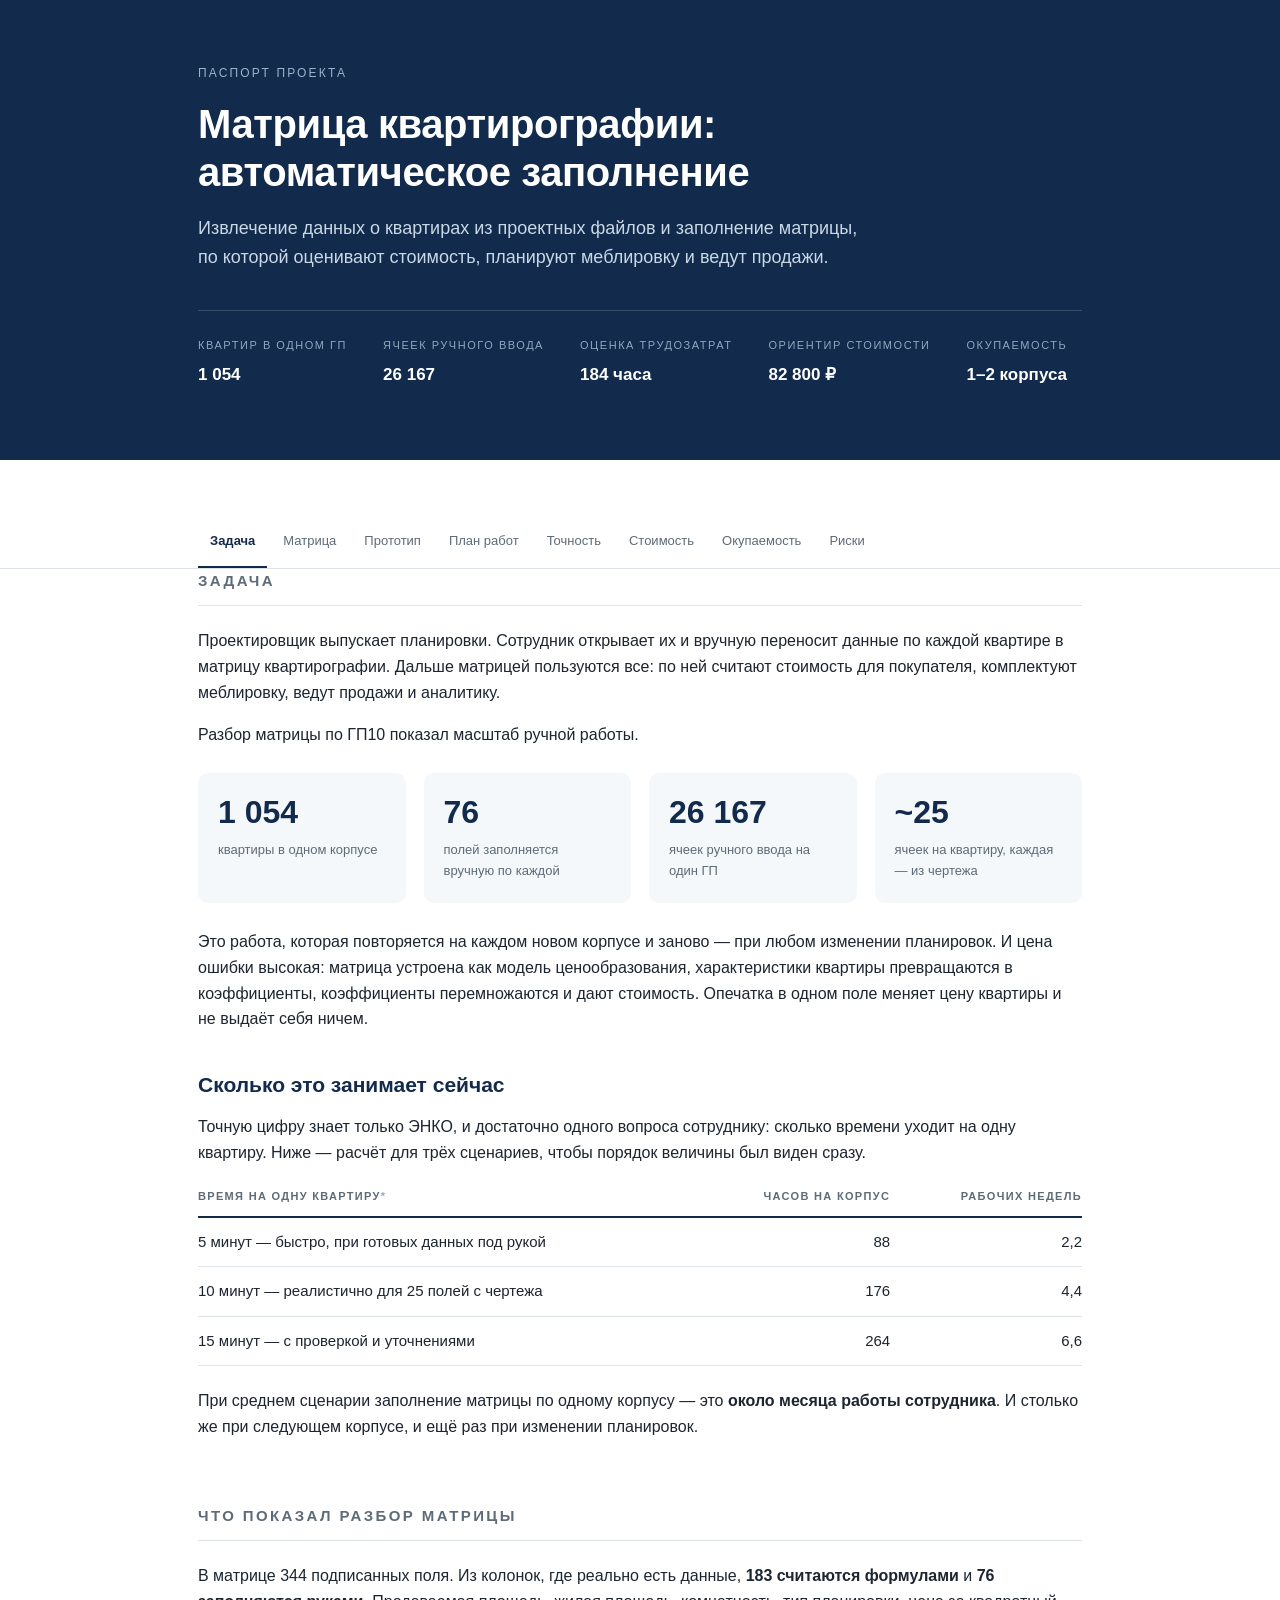
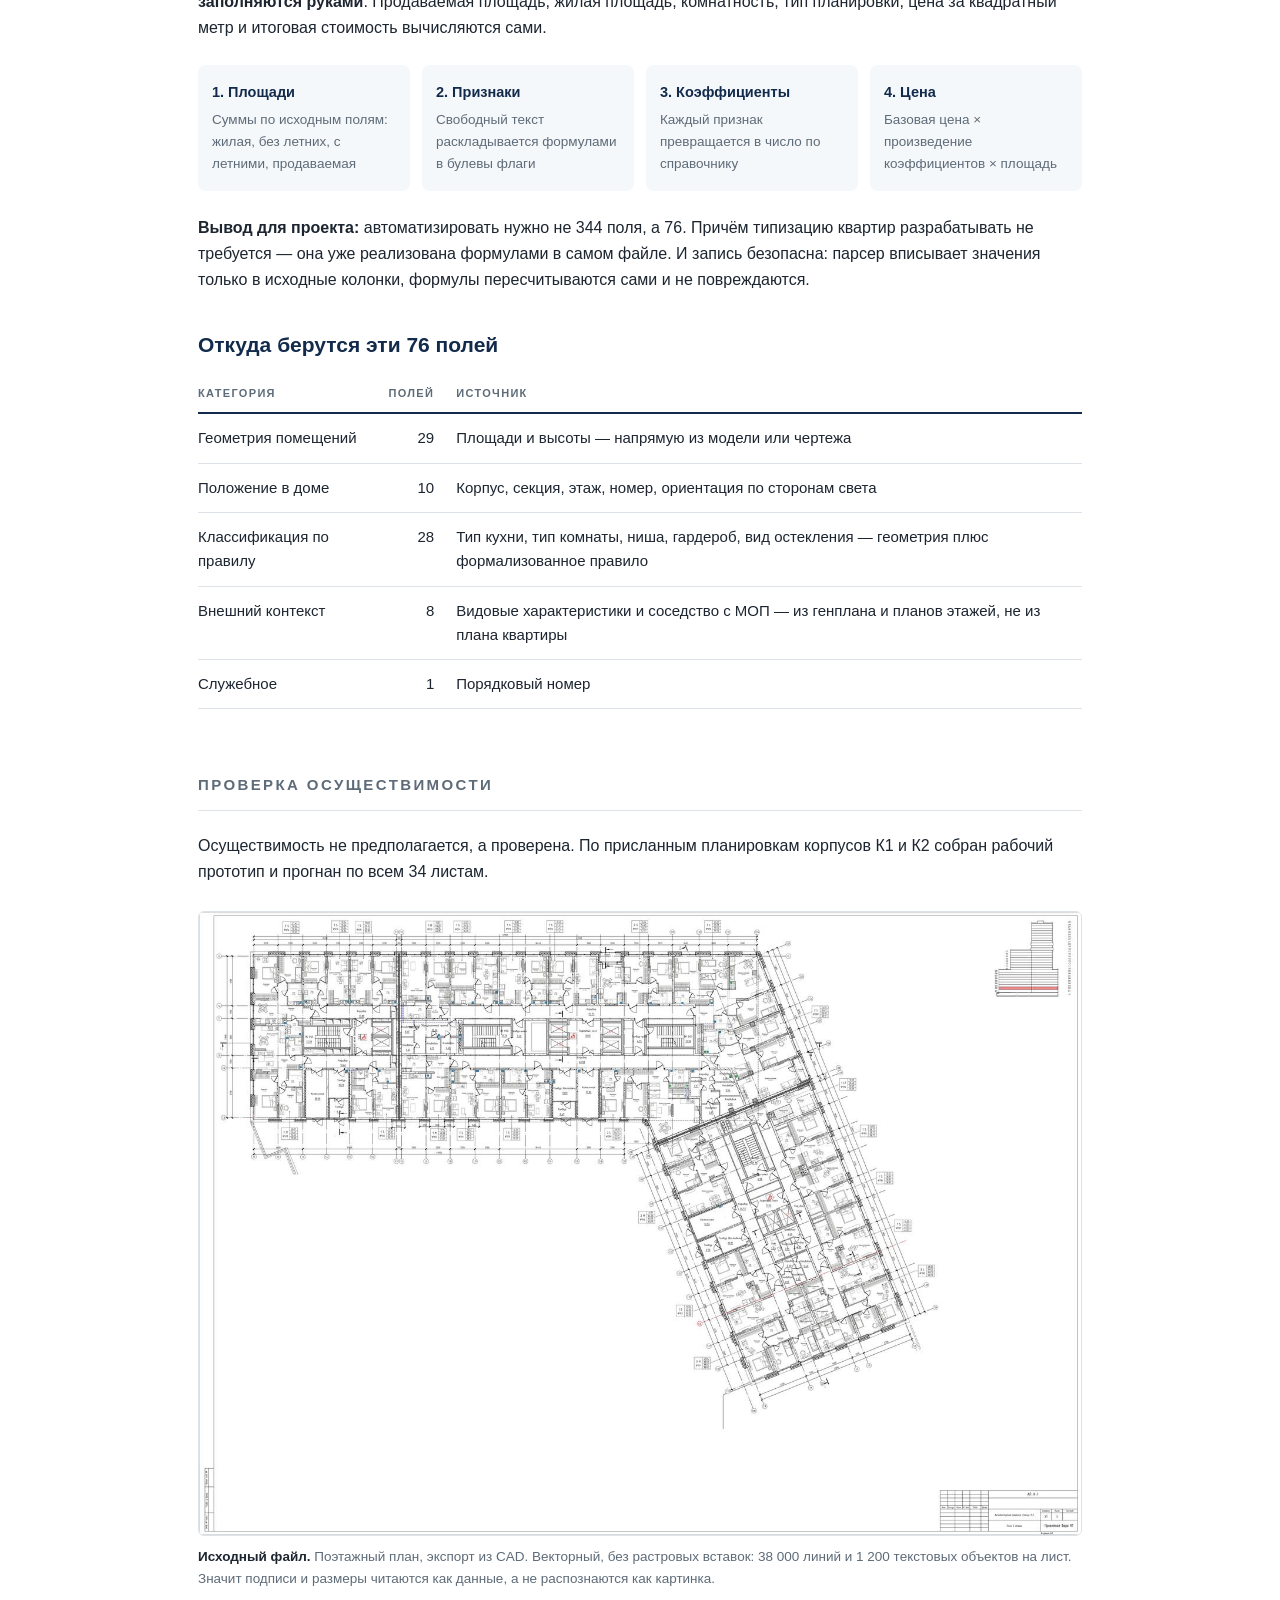
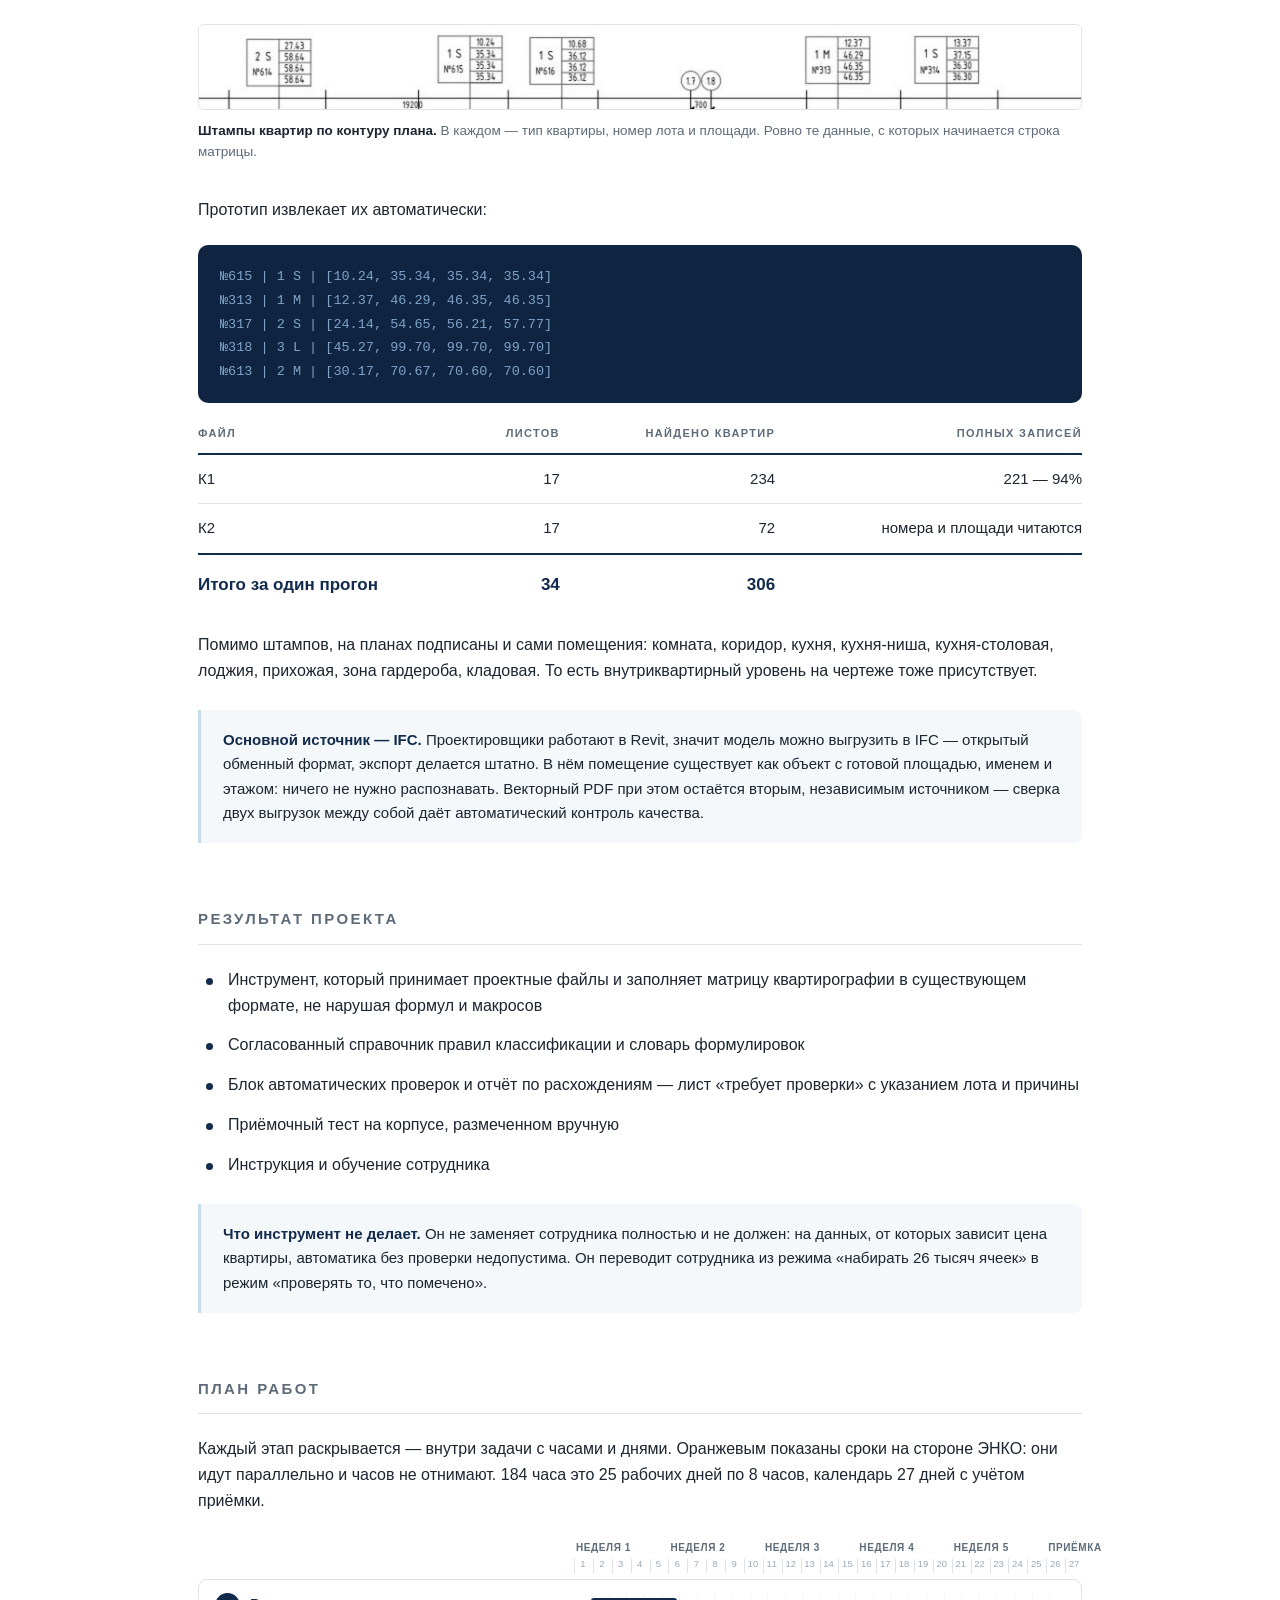
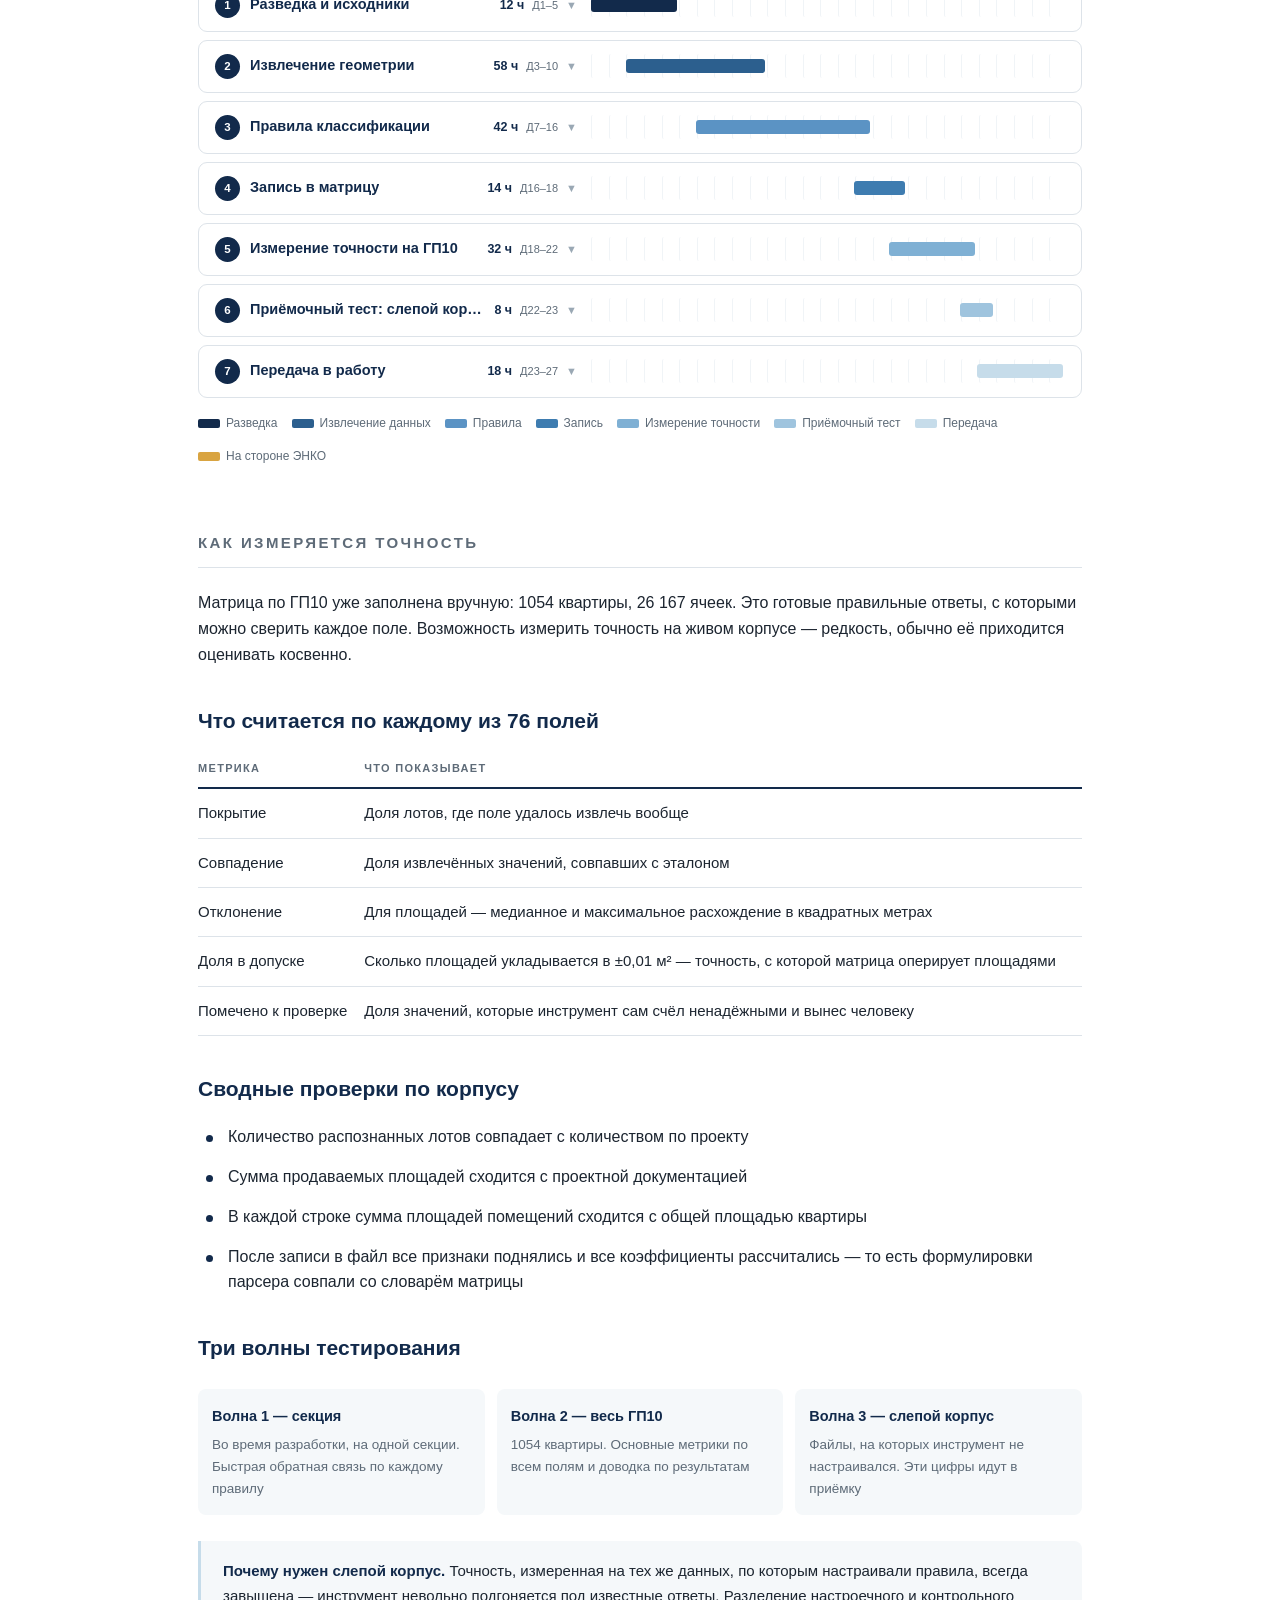
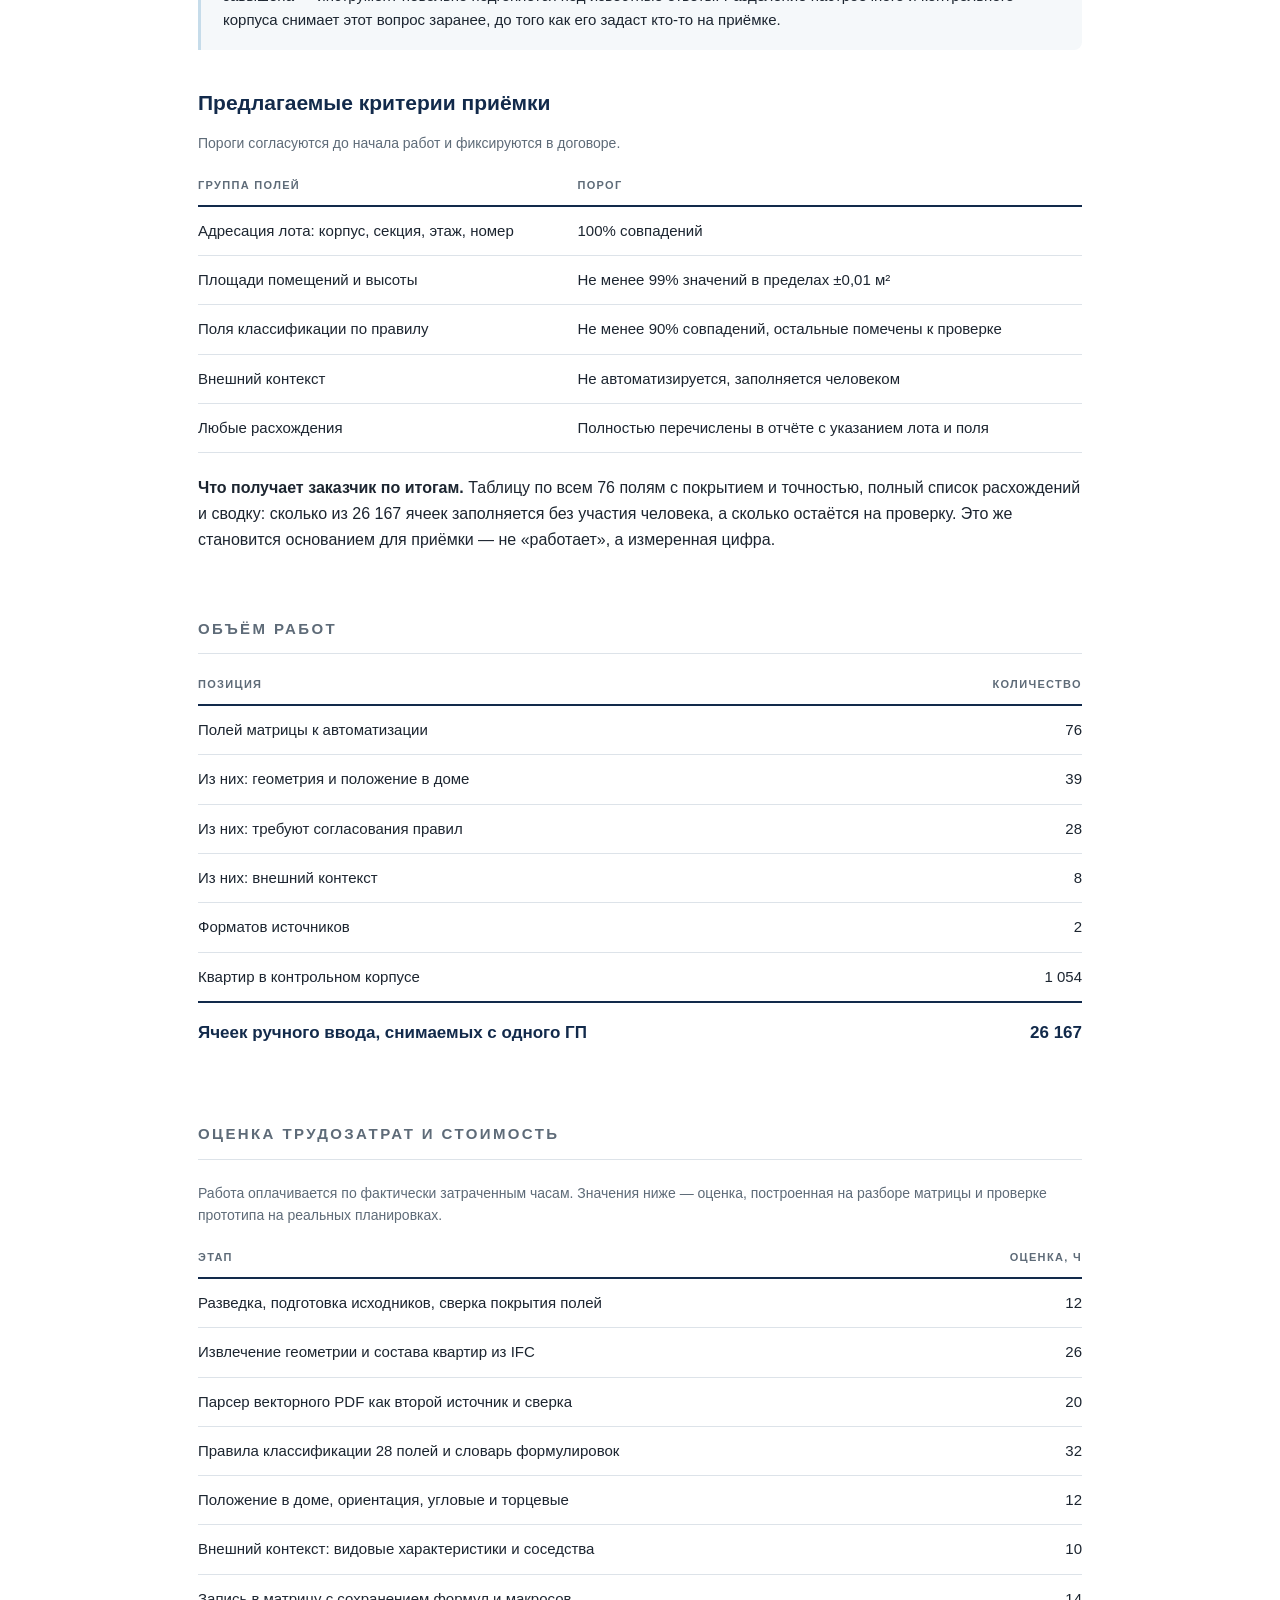
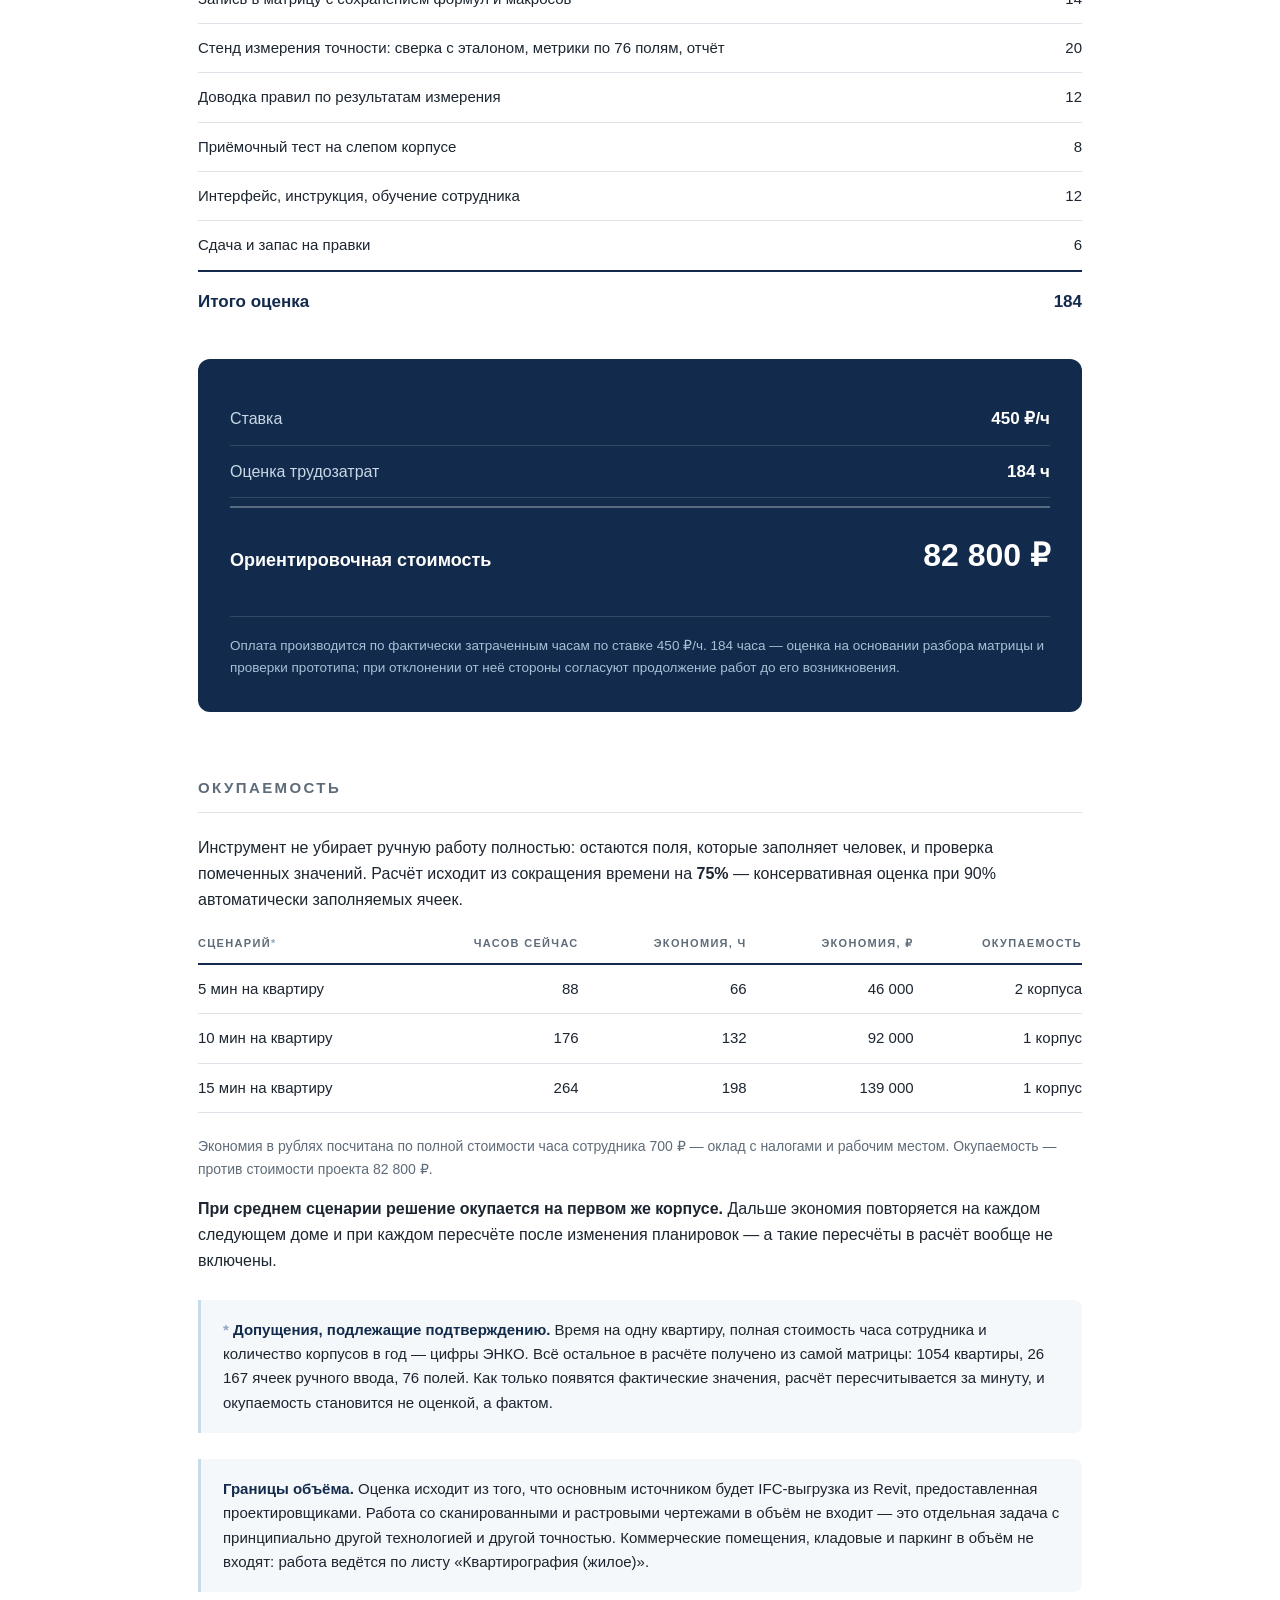
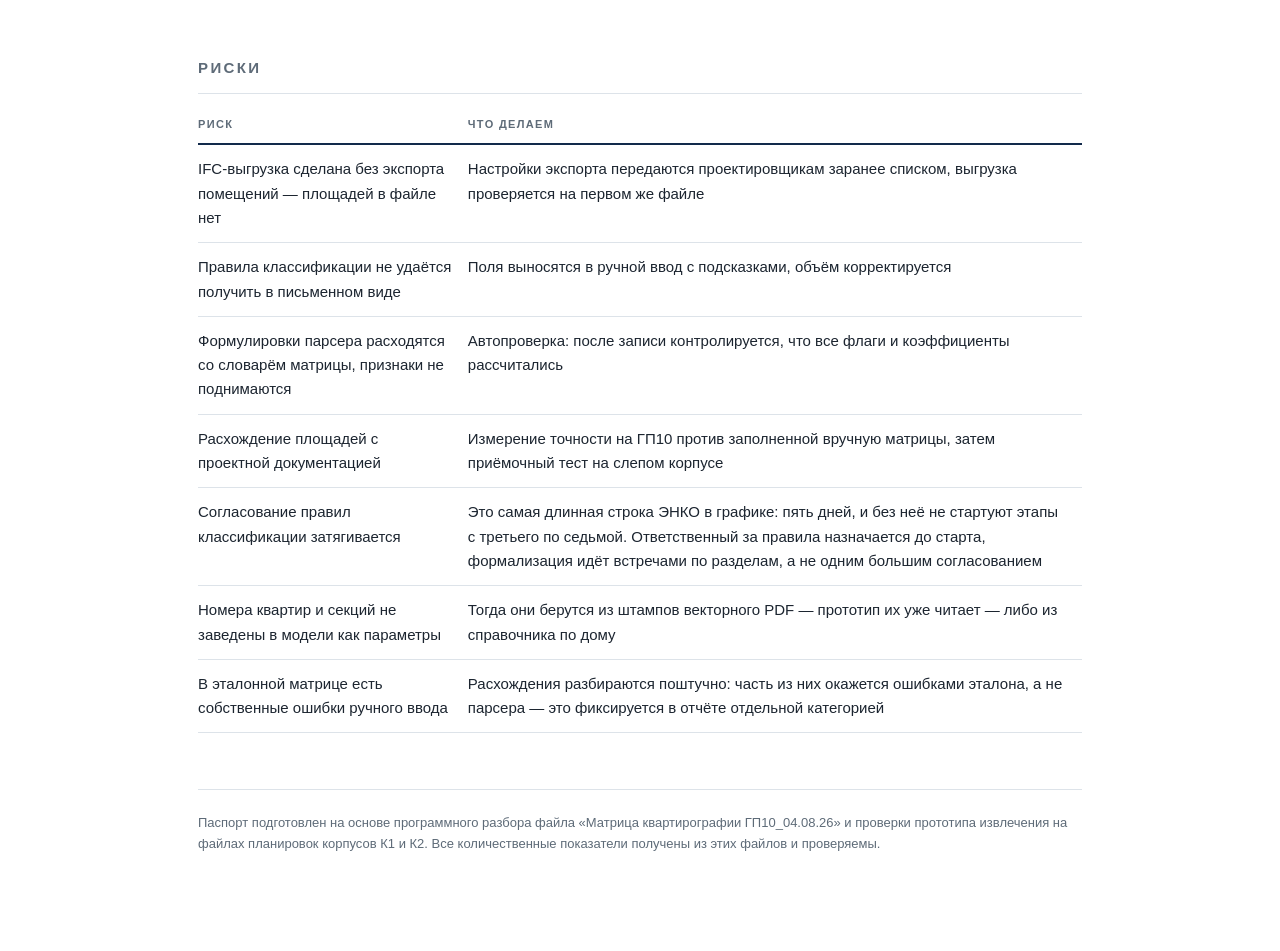
<file: Паспорт_проекта_Матрица.html>
<!DOCTYPE html>
<html lang="ru"><head><meta charset="utf-8">
<meta name="viewport" content="width=device-width, initial-scale=1">
<title>Паспорт проекта — Матрица квартирографии</title>
<style>
  :root{--navy:#122A4B;--ink:#1c2530;--muted:#5E6B78;--line:#DDE3E9;--accent:#C6DCEA;--soft:#F5F8FA;}
  *{box-sizing:border-box}
  body{margin:0;background:#fff;color:var(--ink);font-family:-apple-system,BlinkMacSystemFont,"Segoe UI",Roboto,Arial,sans-serif;font-size:16px;line-height:1.62;-webkit-font-smoothing:antialiased}
  .wrap{max-width:940px;margin:0 auto;padding:0 28px 96px}
  header{background:var(--navy);color:#fff;padding:64px 0 56px;margin-bottom:56px}
  header .wrap{padding-bottom:0}
  .eyebrow{font-size:12px;letter-spacing:.18em;text-transform:uppercase;color:#9BB4CC;margin:0 0 18px}
  h1{font-size:40px;line-height:1.18;margin:0 0 18px;font-weight:600;letter-spacing:-.01em}
  .lede{font-size:18px;color:#C9D8E6;max-width:680px;margin:0}
  .meta{display:flex;flex-wrap:wrap;gap:36px;margin-top:38px;padding-top:26px;border-top:1px solid rgba(255,255,255,.16)}
  .meta div{min-width:110px}
  .meta dt{font-size:11px;letter-spacing:.14em;text-transform:uppercase;color:#8FA8C0;margin-bottom:6px}
  .meta dd{margin:0;font-size:17px;font-weight:600;color:#fff}
  h2{font-size:15px;letter-spacing:.16em;text-transform:uppercase;color:var(--muted);font-weight:700;margin:64px 0 22px;padding-bottom:12px;border-bottom:1px solid var(--line)}
  h2:first-of-type{margin-top:0}
  h3{font-size:21px;font-weight:600;margin:36px 0 12px;color:var(--navy)}
  p{margin:0 0 16px}
  .muted{color:var(--muted)} .small{font-size:14px}
  .cards{display:grid;grid-template-columns:repeat(auto-fit,minmax(190px,1fr));gap:18px;margin:26px 0}
  .card{background:var(--soft);border-radius:10px;padding:22px 20px}
  .card .num{font-size:32px;font-weight:700;color:var(--navy);line-height:1.1}
  .card .lbl{font-size:13px;color:var(--muted);margin-top:8px}
  ul.clean{list-style:none;padding:0;margin:18px 0}
  ul.clean li{position:relative;padding:0 0 0 30px;margin-bottom:14px}
  ul.clean li::before{content:"";position:absolute;left:8px;top:11px;width:7px;height:7px;border-radius:50%;background:var(--navy)}
  table{width:100%;border-collapse:collapse;margin:22px 0;font-size:15px}
  th{text-align:left;font-size:11px;letter-spacing:.12em;text-transform:uppercase;color:var(--muted);font-weight:700;padding:0 14px 10px 0;border-bottom:2px solid var(--navy)}
  td{padding:12px 14px 12px 0;border-bottom:1px solid var(--line);vertical-align:top}
  td.n,th.n{text-align:right;padding-right:22px;white-space:nowrap;font-variant-numeric:tabular-nums}
  td.n:last-child,th.n:last-child{padding-right:0}
  tr.total td{border-bottom:none;border-top:2px solid var(--navy);font-weight:700;font-size:17px;color:var(--navy);padding-top:16px}
  .stage{display:grid;grid-template-columns:52px 1fr;gap:20px;padding:22px 0;border-bottom:1px solid var(--line)}
  .stage:last-child{border-bottom:none}
  .stage .n{font-size:13px;font-weight:700;color:#fff;background:var(--navy);width:34px;height:34px;border-radius:50%;display:flex;align-items:center;justify-content:center}
  .stage h4{margin:2px 0 6px;font-size:17px;font-weight:600;color:var(--navy)}
  .stage p{margin:0;font-size:15px;color:var(--muted)}
  .stage .out{margin-top:8px;font-size:14px}.stage .out b{color:var(--navy)}
  figure{margin:26px 0 34px}
  figure img{width:100%;display:block;border:1px solid var(--line);border-radius:6px}
  figcaption{font-size:13.5px;color:var(--muted);margin-top:10px}figcaption b{color:var(--ink)}
  pre{background:#0F2440;color:#D6E4F0;padding:20px 22px;border-radius:10px;overflow-x:auto;
      font-family:ui-monospace,SFMono-Regular,Menlo,Consolas,monospace;font-size:13.5px;line-height:1.75;margin:22px 0}
  pre .c{color:#7FA3C7}
  .note{background:var(--soft);border-left:3px solid var(--accent);padding:18px 22px;border-radius:0 8px 8px 0;margin:26px 0;font-size:15px}
  .note b{color:var(--navy)}
  .ast{color:#8FA8C0;font-weight:700}
  .flow{display:grid;grid-template-columns:repeat(auto-fit,minmax(150px,1fr));gap:12px;margin:24px 0}
  .flow div{background:var(--soft);border-radius:8px;padding:16px 14px;font-size:13.5px;color:var(--muted)}
  .flow div b{display:block;color:var(--navy);font-size:14.5px;margin-bottom:5px}
  .price{background:var(--navy);color:#fff;border-radius:12px;padding:34px 32px;margin:32px 0 0}
  .price .row{display:flex;justify-content:space-between;align-items:baseline;padding:12px 0;border-bottom:1px solid rgba(255,255,255,.14);font-size:16px;color:#C9D8E6}
  .price .row b{color:#fff;font-weight:600;font-size:17px;font-variant-numeric:tabular-nums}
  .price .row.grand{border-bottom:none;padding-top:22px;margin-top:8px;border-top:2px solid rgba(255,255,255,.3)}
  .price .row.grand span{font-size:18px;color:#fff;font-weight:600}
  .price .row.grand b{font-size:32px;font-weight:700}
  .price .terms{margin:22px 0 0;padding-top:18px;border-top:1px solid rgba(255,255,255,.14);font-size:13.5px;line-height:1.6;color:#A8C0D6}
  footer{margin-top:56px;padding-top:22px;border-top:1px solid var(--line);font-size:13px;color:var(--muted)}

  /* ---------- навигация ---------- */
  .nav{position:sticky;top:0;z-index:50;background:rgba(255,255,255,.94);
       backdrop-filter:saturate(180%) blur(10px);border-bottom:1px solid var(--line)}
  .nav .inner{max-width:940px;margin:0 auto;padding:0 28px;display:flex;gap:4px;
       overflow-x:auto;scrollbar-width:none}
  .nav .inner::-webkit-scrollbar{display:none}
  .nav a{flex:0 0 auto;padding:14px 12px;font-size:13px;color:var(--muted);text-decoration:none;
       border-bottom:2px solid transparent;white-space:nowrap;transition:color .15s,border-color .15s}
  .nav a:hover{color:var(--navy)}
  .nav a.on{color:var(--navy);font-weight:600;border-bottom-color:var(--navy)}
  h2{scroll-margin-top:64px}

  /* ---------- гант ---------- */
  .gantt{margin:26px 0 8px}
  .gscale{display:grid;grid-template-columns:362px 1fr;align-items:end;gap:14px;margin-bottom:6px}
  .gticks{display:grid;gap:2px}
  .gtick{font-size:9.5px;color:#9AA8B4;text-align:center;padding-bottom:4px;
         border-left:1px solid var(--line);line-height:1}
  .gweeks{display:grid;gap:2px;margin-bottom:3px}
  .gweek{font-size:10px;font-weight:700;letter-spacing:.06em;color:var(--muted);
         text-transform:uppercase;padding-left:2px}
  .gstage{border:1px solid var(--line);border-radius:9px;margin-bottom:8px;overflow:hidden;
          background:#fff;transition:border-color .15s,box-shadow .15s}
  .gstage[open]{border-color:#B9CBDD;box-shadow:0 2px 10px rgba(18,42,75,.07)}
  .gstage summary{list-style:none;cursor:pointer;display:grid;
          grid-template-columns:362px 1fr;gap:14px;align-items:center;padding:13px 16px}
  .gstage summary::-webkit-details-marker{display:none}
  .gstage summary:hover{background:var(--soft)}
  .ghead{display:flex;align-items:center;gap:10px;min-width:0}
  .gnum{flex:0 0 auto;width:25px;height:25px;border-radius:50%;background:var(--navy);color:#fff;
        font-size:11.5px;font-weight:700;display:flex;align-items:center;justify-content:center}
  .gtitle{font-size:14.5px;font-weight:600;color:var(--navy);overflow:hidden;text-overflow:ellipsis;
        white-space:nowrap}
  .gmeta{margin-left:auto;flex:0 0 auto;display:flex;gap:8px;align-items:baseline}
  .gh{font-size:12.5px;font-weight:700;color:var(--navy);font-variant-numeric:tabular-nums}
  .gd{font-size:11px;color:var(--muted);font-variant-numeric:tabular-nums}
  .gchev{flex:0 0 auto;color:#9AA8B4;font-size:11px;transition:transform .18s}
  .gstage[open] .gchev{transform:rotate(180deg)}
  .gtrack{position:relative;height:24px;display:grid;gap:2px}
  .gcell{border-left:1px solid #F0F4F7;border-radius:2px}
  .gbar{position:absolute;top:5px;height:14px;border-radius:3px}
  .gbar.mile{top:8px;height:8px;border-radius:2px;opacity:.95}
  .gbody{padding:2px 16px 14px;border-top:1px dashed var(--line);margin-top:2px}
  .grow{display:grid;grid-template-columns:362px 1fr;gap:14px;align-items:center;
        padding:7px 0;border-bottom:1px solid #F2F5F8}
  .grow:last-child{border-bottom:none}
  .gname{font-size:13px;color:var(--ink);display:flex;align-items:baseline;gap:8px;min-width:0}
  .gname i{font-style:normal;color:#9AA8B4;font-size:11px;flex:0 0 auto}
  .gname b{font-weight:400;overflow:hidden;text-overflow:ellipsis;white-space:nowrap}
  .gname .hh{margin-left:auto;font-size:11.5px;font-weight:700;color:var(--navy);flex:0 0 auto;
        font-variant-numeric:tabular-nums}
  .grow.m .gname b{color:#8A6420;font-weight:600}
  .gtrack.sm{height:16px}
  .gtrack.sm .gbar{top:3px;height:10px}
  .glegend{display:flex;flex-wrap:wrap;gap:14px;margin:16px 0 0;font-size:12px;color:var(--muted)}
  .glegend span{display:flex;align-items:center;gap:6px}
  .glegend i{width:22px;height:9px;border-radius:2px;display:inline-block}
  @media (max-width:760px){
    .gscale,.gstage summary,.grow{grid-template-columns:1fr}
    .gticks,.gweeks,.gtrack{display:none}
    .gstage summary{padding:12px 14px}
    .grow{padding:8px 0}
  }

  @media (max-width:640px){h1{font-size:29px}header{padding:44px 0 38px}.wrap{padding:0 18px 64px}
    .price{padding:24px 20px}.price .row.grand b{font-size:26px}table{font-size:14px}pre{font-size:11.5px}}
  @media print{header,.price{background:#122A4B !important;-webkit-print-color-adjust:exact;print-color-adjust:exact}}
</style></head><body>

<header><div class="wrap">
  <p class="eyebrow">Паспорт проекта</p>
  <h1>Матрица квартирографии:<br>автоматическое заполнение</h1>
  <p class="lede">Извлечение данных о квартирах из проектных файлов и заполнение матрицы, по которой оценивают стоимость, планируют меблировку и ведут продажи.</p>
  <dl class="meta">
    <div><dt>Квартир в одном ГП</dt><dd>1 054</dd></div>
    <div><dt>Ячеек ручного ввода</dt><dd>26 167</dd></div>
    <div><dt>Оценка трудозатрат</dt><dd>184 часа</dd></div>
    <div><dt>Ориентир стоимости</dt><dd>82 800 ₽</dd></div>
    <div><dt>Окупаемость</dt><dd>1–2 корпуса</dd></div>
  </dl>
</div></header>

<nav class="nav"><div class="inner"><a href="#zadacha">Задача</a><a href="#matrica">Матрица</a><a href="#proto">Прототип</a><a href="#plan">План работ</a><a href="#tochnost">Точность</a><a href="#stoimost">Стоимость</a><a href="#okup">Окупаемость</a><a href="#riski">Риски</a></div></nav>

<div class="wrap">

  <h2 id="zadacha">Задача</h2>
  <p>Проектировщик выпускает планировки. Сотрудник открывает их и вручную переносит данные по каждой квартире в матрицу квартирографии. Дальше матрицей пользуются все: по ней считают стоимость для покупателя, комплектуют меблировку, ведут продажи и аналитику.</p>
  <p>Разбор матрицы по ГП10 показал масштаб ручной работы.</p>

  <div class="cards">
    <div class="card"><div class="num">1 054</div><div class="lbl">квартиры в одном корпусе</div></div>
    <div class="card"><div class="num">76</div><div class="lbl">полей заполняется вручную по каждой</div></div>
    <div class="card"><div class="num">26 167</div><div class="lbl">ячеек ручного ввода на один ГП</div></div>
    <div class="card"><div class="num">~25</div><div class="lbl">ячеек на квартиру, каждая — из чертежа</div></div>
  </div>

  <p>Это работа, которая повторяется на каждом новом корпусе и заново — при любом изменении планировок. И цена ошибки высокая: матрица устроена как модель ценообразования, характеристики квартиры превращаются в коэффициенты, коэффициенты перемножаются и дают стоимость. Опечатка в одном поле меняет цену квартиры и не выдаёт себя ничем.</p>

  <h3>Сколько это занимает сейчас</h3>
  <p>Точную цифру знает только ЭНКО, и достаточно одного вопроса сотруднику: сколько времени уходит на одну квартиру. Ниже — расчёт для трёх сценариев, чтобы порядок величины был виден сразу.</p>

  <table>
    <thead><tr><th>Время на одну квартиру<span class="ast">*</span></th><th class="n">Часов на корпус</th><th class="n">Рабочих недель</th></tr></thead>
    <tbody>
      <tr><td>5 минут — быстро, при готовых данных под рукой</td><td class="n">88</td><td class="n">2,2</td></tr>
      <tr><td>10 минут — реалистично для 25 полей с чертежа</td><td class="n">176</td><td class="n">4,4</td></tr>
      <tr><td>15 минут — с проверкой и уточнениями</td><td class="n">264</td><td class="n">6,6</td></tr>
    </tbody>
  </table>

  <p>При среднем сценарии заполнение матрицы по одному корпусу — это <b>около месяца работы сотрудника</b>. И столько же при следующем корпусе, и ещё раз при изменении планировок.</p>

  <h2 id="matrica">Что показал разбор матрицы</h2>
  <p>В матрице 344 подписанных поля. Из колонок, где реально есть данные, <b>183 считаются формулами</b> и <b>76 заполняются руками</b>. Продаваемая площадь, жилая площадь, комнатность, тип планировки, цена за квадратный метр и итоговая стоимость вычисляются сами.</p>

  <div class="flow">
    <div><b>1. Площади</b>Суммы по исходным полям: жилая, без летних, с летними, продаваемая</div>
    <div><b>2. Признаки</b>Свободный текст раскладывается формулами в булевы флаги</div>
    <div><b>3. Коэффициенты</b>Каждый признак превращается в число по справочнику</div>
    <div><b>4. Цена</b>Базовая цена × произведение коэффициентов × площадь</div>
  </div>

  <p><b>Вывод для проекта:</b> автоматизировать нужно не 344 поля, а 76. Причём типизацию квартир разрабатывать не требуется — она уже реализована формулами в самом файле. И запись безопасна: парсер вписывает значения только в исходные колонки, формулы пересчитываются сами и не повреждаются.</p>

  <h3>Откуда берутся эти 76 полей</h3>
  <table>
    <thead><tr><th>Категория</th><th class="n">Полей</th><th>Источник</th></tr></thead>
    <tbody>
      <tr><td>Геометрия помещений</td><td class="n">29</td><td>Площади и высоты — напрямую из модели или чертежа</td></tr>
      <tr><td>Положение в доме</td><td class="n">10</td><td>Корпус, секция, этаж, номер, ориентация по сторонам света</td></tr>
      <tr><td>Классификация по правилу</td><td class="n">28</td><td>Тип кухни, тип комнаты, ниша, гардероб, вид остекления — геометрия плюс формализованное правило</td></tr>
      <tr><td>Внешний контекст</td><td class="n">8</td><td>Видовые характеристики и соседство с МОП — из генплана и планов этажей, не из плана квартиры</td></tr>
      <tr><td>Служебное</td><td class="n">1</td><td>Порядковый номер</td></tr>
    </tbody>
  </table>

  <h2 id="proto">Проверка осуществимости</h2>
  <p>Осуществимость не предполагается, а проверена. По присланным планировкам корпусов К1 и К2 собран рабочий прототип и прогнан по всем 34 листам.</p>

  <figure>
    <img src="[data-uri]" alt="Поэтажный план корпуса К-1">
    <figcaption><b>Исходный файл.</b> Поэтажный план, экспорт из CAD. Векторный, без растровых вставок: 38 000 линий и 1 200 текстовых объектов на лист. Значит подписи и размеры читаются как данные, а не распознаются как картинка.</figcaption>
  </figure>

  <figure>
    <img src="[data-uri]" alt="Штампы квартир на плане">
    <figcaption><b>Штампы квартир по контуру плана.</b> В каждом — тип квартиры, номер лота и площади. Ровно те данные, с которых начинается строка матрицы.</figcaption>
  </figure>

  <p>Прототип извлекает их автоматически:</p>

  <pre><span class="c">№615 | 1 S | [10.24, 35.34, 35.34, 35.34]
№313 | 1 M | [12.37, 46.29, 46.35, 46.35]
№317 | 2 S | [24.14, 54.65, 56.21, 57.77]
№318 | 3 L | [45.27, 99.70, 99.70, 99.70]
№613 | 2 M | [30.17, 70.67, 70.60, 70.60]</span></pre>

  <table>
    <thead><tr><th>Файл</th><th class="n">Листов</th><th class="n">Найдено квартир</th><th class="n">Полных записей</th></tr></thead>
    <tbody>
      <tr><td>К1</td><td class="n">17</td><td class="n">234</td><td class="n">221 — 94%</td></tr>
      <tr><td>К2</td><td class="n">17</td><td class="n">72</td><td class="n">номера и площади читаются</td></tr>
      <tr class="total"><td>Итого за один прогон</td><td class="n">34</td><td class="n">306</td><td class="n"></td></tr>
    </tbody>
  </table>

  <p>Помимо штампов, на планах подписаны и сами помещения: комната, коридор, кухня, кухня-ниша, кухня-столовая, лоджия, прихожая, зона гардероба, кладовая. То есть внутриквартирный уровень на чертеже тоже присутствует.</p>

  <div class="note">
    <b>Основной источник — IFC.</b> Проектировщики работают в Revit, значит модель можно выгрузить в IFC — открытый обменный формат, экспорт делается штатно. В нём помещение существует как объект с готовой площадью, именем и этажом: ничего не нужно распознавать. Векторный PDF при этом остаётся вторым, независимым источником — сверка двух выгрузок между собой даёт автоматический контроль качества.
  </div>

  <h2>Результат проекта</h2>
  <ul class="clean">
    <li>Инструмент, который принимает проектные файлы и заполняет матрицу квартирографии в существующем формате, не нарушая формул и макросов</li>
    <li>Согласованный справочник правил классификации и словарь формулировок</li>
    <li>Блок автоматических проверок и отчёт по расхождениям — лист «требует проверки» с указанием лота и причины</li>
    <li>Приёмочный тест на корпусе, размеченном вручную</li>
    <li>Инструкция и обучение сотрудника</li>
  </ul>

  <div class="note">
    <b>Что инструмент не делает.</b> Он не заменяет сотрудника полностью и не должен: на данных, от которых зависит цена квартиры, автоматика без проверки недопустима. Он переводит сотрудника из режима «набирать 26 тысяч ячеек» в режим «проверять то, что помечено».
  </div>

  <h2 id="plan">План работ</h2>

  <p>Каждый этап раскрывается — внутри задачи с часами и днями. Оранжевым показаны сроки на стороне ЭНКО: они идут параллельно и часов не отнимают. 184 часа это 25 рабочих дней по 8 часов, календарь 27 дней с учётом приёмки.</p>
<div class="gantt"><div class="gscale"><div></div><div><div class="gweeks" style="grid-template-columns:repeat(27,1fr)"><div class="gweek" style="grid-column:1 / span 5">Неделя 1</div><div class="gweek" style="grid-column:6 / span 5">Неделя 2</div><div class="gweek" style="grid-column:11 / span 5">Неделя 3</div><div class="gweek" style="grid-column:16 / span 5">Неделя 4</div><div class="gweek" style="grid-column:21 / span 5">Неделя 5</div><div class="gweek" style="grid-column:26 / span 2">Приёмка</div></div><div class="gticks" style="grid-template-columns:repeat(27,1fr)"><div class="gtick">1</div><div class="gtick">2</div><div class="gtick">3</div><div class="gtick">4</div><div class="gtick">5</div><div class="gtick">6</div><div class="gtick">7</div><div class="gtick">8</div><div class="gtick">9</div><div class="gtick">10</div><div class="gtick">11</div><div class="gtick">12</div><div class="gtick">13</div><div class="gtick">14</div><div class="gtick">15</div><div class="gtick">16</div><div class="gtick">17</div><div class="gtick">18</div><div class="gtick">19</div><div class="gtick">20</div><div class="gtick">21</div><div class="gtick">22</div><div class="gtick">23</div><div class="gtick">24</div><div class="gtick">25</div><div class="gtick">26</div><div class="gtick">27</div></div></div></div><details class="gstage"><summary><div class="ghead"><span class="gnum">1</span><span class="gtitle">Разведка и исходники</span><span class="gmeta"><span class="gh">12 ч</span><span class="gd">Д1–5</span><span class="gchev">▼</span></span></div><div class="gtrack" style="grid-template-columns:repeat(27,1fr)"><div class="gcell"></div><div class="gcell"></div><div class="gcell"></div><div class="gcell"></div><div class="gcell"></div><div class="gcell"></div><div class="gcell"></div><div class="gcell"></div><div class="gcell"></div><div class="gcell"></div><div class="gcell"></div><div class="gcell"></div><div class="gcell"></div><div class="gcell"></div><div class="gcell"></div><div class="gcell"></div><div class="gcell"></div><div class="gcell"></div><div class="gcell"></div><div class="gcell"></div><div class="gcell"></div><div class="gcell"></div><div class="gcell"></div><div class="gcell"></div><div class="gcell"></div><div class="gcell"></div><div class="gcell"></div><div class="gbar" style="left:0.0000%;width:calc(18.5185% - 2px);background:#122A4B"></div></div></summary><div class="gbody"><div class="grow"><div class="gname"><i>Д1</i><b>Запрос IFC-выгрузки с нужными настройками экспорта</b><span class="hh">4 ч</span></div><div class="gtrack sm" style="grid-template-columns:repeat(27,1fr)"><div class="gcell"></div><div class="gcell"></div><div class="gcell"></div><div class="gcell"></div><div class="gcell"></div><div class="gcell"></div><div class="gcell"></div><div class="gcell"></div><div class="gcell"></div><div class="gcell"></div><div class="gcell"></div><div class="gcell"></div><div class="gcell"></div><div class="gcell"></div><div class="gcell"></div><div class="gcell"></div><div class="gcell"></div><div class="gcell"></div><div class="gcell"></div><div class="gcell"></div><div class="gcell"></div><div class="gcell"></div><div class="gcell"></div><div class="gcell"></div><div class="gcell"></div><div class="gcell"></div><div class="gcell"></div><div class="gbar" style="left:0.0000%;width:calc(3.7037% - 2px);background:#122A4B"></div></div></div><div class="grow"><div class="gname"><i>Д1–2</i><b>Сверка покрытия 76 полей матрицы источниками</b><span class="hh">8 ч</span></div><div class="gtrack sm" style="grid-template-columns:repeat(27,1fr)"><div class="gcell"></div><div class="gcell"></div><div class="gcell"></div><div class="gcell"></div><div class="gcell"></div><div class="gcell"></div><div class="gcell"></div><div class="gcell"></div><div class="gcell"></div><div class="gcell"></div><div class="gcell"></div><div class="gcell"></div><div class="gcell"></div><div class="gcell"></div><div class="gcell"></div><div class="gcell"></div><div class="gcell"></div><div class="gcell"></div><div class="gcell"></div><div class="gcell"></div><div class="gcell"></div><div class="gcell"></div><div class="gcell"></div><div class="gcell"></div><div class="gcell"></div><div class="gcell"></div><div class="gcell"></div><div class="gbar" style="left:0.0000%;width:calc(7.4074% - 2px);background:#122A4B"></div></div></div><div class="grow m"><div class="gname"><i>Д2–5</i><b>Получение выгрузки от проектировщиков — ЭНКО</b><span class="hh"></span></div><div class="gtrack sm" style="grid-template-columns:repeat(27,1fr)"><div class="gcell"></div><div class="gcell"></div><div class="gcell"></div><div class="gcell"></div><div class="gcell"></div><div class="gcell"></div><div class="gcell"></div><div class="gcell"></div><div class="gcell"></div><div class="gcell"></div><div class="gcell"></div><div class="gcell"></div><div class="gcell"></div><div class="gcell"></div><div class="gcell"></div><div class="gcell"></div><div class="gcell"></div><div class="gcell"></div><div class="gcell"></div><div class="gcell"></div><div class="gcell"></div><div class="gcell"></div><div class="gcell"></div><div class="gcell"></div><div class="gcell"></div><div class="gcell"></div><div class="gcell"></div><div class="gbar mile" style="left:3.7037%;width:calc(14.8148% - 2px);background:#D9A441"></div></div></div></div></details><details class="gstage"><summary><div class="ghead"><span class="gnum">2</span><span class="gtitle">Извлечение геометрии</span><span class="gmeta"><span class="gh">58 ч</span><span class="gd">Д3–10</span><span class="gchev">▼</span></span></div><div class="gtrack" style="grid-template-columns:repeat(27,1fr)"><div class="gcell"></div><div class="gcell"></div><div class="gcell"></div><div class="gcell"></div><div class="gcell"></div><div class="gcell"></div><div class="gcell"></div><div class="gcell"></div><div class="gcell"></div><div class="gcell"></div><div class="gcell"></div><div class="gcell"></div><div class="gcell"></div><div class="gcell"></div><div class="gcell"></div><div class="gcell"></div><div class="gcell"></div><div class="gcell"></div><div class="gcell"></div><div class="gcell"></div><div class="gcell"></div><div class="gcell"></div><div class="gcell"></div><div class="gcell"></div><div class="gcell"></div><div class="gcell"></div><div class="gcell"></div><div class="gbar" style="left:7.4074%;width:calc(29.6296% - 2px);background:#2C5F8E"></div></div></summary><div class="gbody"><div class="grow"><div class="gname"><i>Д3–6</i><b>Чтение IFC: помещения, площади, высоты, состав квартиры</b><span class="hh">26 ч</span></div><div class="gtrack sm" style="grid-template-columns:repeat(27,1fr)"><div class="gcell"></div><div class="gcell"></div><div class="gcell"></div><div class="gcell"></div><div class="gcell"></div><div class="gcell"></div><div class="gcell"></div><div class="gcell"></div><div class="gcell"></div><div class="gcell"></div><div class="gcell"></div><div class="gcell"></div><div class="gcell"></div><div class="gcell"></div><div class="gcell"></div><div class="gcell"></div><div class="gcell"></div><div class="gcell"></div><div class="gcell"></div><div class="gcell"></div><div class="gcell"></div><div class="gcell"></div><div class="gcell"></div><div class="gcell"></div><div class="gcell"></div><div class="gcell"></div><div class="gcell"></div><div class="gbar" style="left:7.4074%;width:calc(14.8148% - 2px);background:#2C5F8E"></div></div></div><div class="grow"><div class="gname"><i>Д6–9</i><b>Парсер векторного PDF как второй источник</b><span class="hh">20 ч</span></div><div class="gtrack sm" style="grid-template-columns:repeat(27,1fr)"><div class="gcell"></div><div class="gcell"></div><div class="gcell"></div><div class="gcell"></div><div class="gcell"></div><div class="gcell"></div><div class="gcell"></div><div class="gcell"></div><div class="gcell"></div><div class="gcell"></div><div class="gcell"></div><div class="gcell"></div><div class="gcell"></div><div class="gcell"></div><div class="gcell"></div><div class="gcell"></div><div class="gcell"></div><div class="gcell"></div><div class="gcell"></div><div class="gcell"></div><div class="gcell"></div><div class="gcell"></div><div class="gcell"></div><div class="gcell"></div><div class="gcell"></div><div class="gcell"></div><div class="gcell"></div><div class="gbar" style="left:18.5185%;width:calc(14.8148% - 2px);background:#2C5F8E"></div></div></div><div class="grow"><div class="gname"><i>Д9–10</i><b>Положение в доме: секция, этаж, ориентация, угловые</b><span class="hh">12 ч</span></div><div class="gtrack sm" style="grid-template-columns:repeat(27,1fr)"><div class="gcell"></div><div class="gcell"></div><div class="gcell"></div><div class="gcell"></div><div class="gcell"></div><div class="gcell"></div><div class="gcell"></div><div class="gcell"></div><div class="gcell"></div><div class="gcell"></div><div class="gcell"></div><div class="gcell"></div><div class="gcell"></div><div class="gcell"></div><div class="gcell"></div><div class="gcell"></div><div class="gcell"></div><div class="gcell"></div><div class="gcell"></div><div class="gcell"></div><div class="gcell"></div><div class="gcell"></div><div class="gcell"></div><div class="gcell"></div><div class="gcell"></div><div class="gcell"></div><div class="gcell"></div><div class="gbar" style="left:29.6296%;width:calc(7.4074% - 2px);background:#2C5F8E"></div></div></div></div></details><details class="gstage"><summary><div class="ghead"><span class="gnum">3</span><span class="gtitle">Правила классификации</span><span class="gmeta"><span class="gh">42 ч</span><span class="gd">Д7–16</span><span class="gchev">▼</span></span></div><div class="gtrack" style="grid-template-columns:repeat(27,1fr)"><div class="gcell"></div><div class="gcell"></div><div class="gcell"></div><div class="gcell"></div><div class="gcell"></div><div class="gcell"></div><div class="gcell"></div><div class="gcell"></div><div class="gcell"></div><div class="gcell"></div><div class="gcell"></div><div class="gcell"></div><div class="gcell"></div><div class="gcell"></div><div class="gcell"></div><div class="gcell"></div><div class="gcell"></div><div class="gcell"></div><div class="gcell"></div><div class="gcell"></div><div class="gcell"></div><div class="gcell"></div><div class="gcell"></div><div class="gcell"></div><div class="gcell"></div><div class="gcell"></div><div class="gcell"></div><div class="gbar" style="left:22.2222%;width:calc(37.0370% - 2px);background:#5B93C4"></div></div></summary><div class="gbody"><div class="grow m"><div class="gname"><i>Д7–11</i><b>Согласование правил по 28 полям — ЭНКО</b><span class="hh"></span></div><div class="gtrack sm" style="grid-template-columns:repeat(27,1fr)"><div class="gcell"></div><div class="gcell"></div><div class="gcell"></div><div class="gcell"></div><div class="gcell"></div><div class="gcell"></div><div class="gcell"></div><div class="gcell"></div><div class="gcell"></div><div class="gcell"></div><div class="gcell"></div><div class="gcell"></div><div class="gcell"></div><div class="gcell"></div><div class="gcell"></div><div class="gcell"></div><div class="gcell"></div><div class="gcell"></div><div class="gcell"></div><div class="gcell"></div><div class="gcell"></div><div class="gcell"></div><div class="gcell"></div><div class="gcell"></div><div class="gcell"></div><div class="gcell"></div><div class="gcell"></div><div class="gbar mile" style="left:22.2222%;width:calc(18.5185% - 2px);background:#D9A441"></div></div></div><div class="grow"><div class="gname"><i>Д11–12</i><b>Формализация правил: письменный свод</b><span class="hh">12 ч</span></div><div class="gtrack sm" style="grid-template-columns:repeat(27,1fr)"><div class="gcell"></div><div class="gcell"></div><div class="gcell"></div><div class="gcell"></div><div class="gcell"></div><div class="gcell"></div><div class="gcell"></div><div class="gcell"></div><div class="gcell"></div><div class="gcell"></div><div class="gcell"></div><div class="gcell"></div><div class="gcell"></div><div class="gcell"></div><div class="gcell"></div><div class="gcell"></div><div class="gcell"></div><div class="gcell"></div><div class="gcell"></div><div class="gcell"></div><div class="gcell"></div><div class="gcell"></div><div class="gcell"></div><div class="gcell"></div><div class="gcell"></div><div class="gcell"></div><div class="gcell"></div><div class="gbar" style="left:37.0370%;width:calc(7.4074% - 2px);background:#5B93C4"></div></div></div><div class="grow"><div class="gname"><i>Д12–14</i><b>Реализация правил классификации</b><span class="hh">14 ч</span></div><div class="gtrack sm" style="grid-template-columns:repeat(27,1fr)"><div class="gcell"></div><div class="gcell"></div><div class="gcell"></div><div class="gcell"></div><div class="gcell"></div><div class="gcell"></div><div class="gcell"></div><div class="gcell"></div><div class="gcell"></div><div class="gcell"></div><div class="gcell"></div><div class="gcell"></div><div class="gcell"></div><div class="gcell"></div><div class="gcell"></div><div class="gcell"></div><div class="gcell"></div><div class="gcell"></div><div class="gcell"></div><div class="gcell"></div><div class="gcell"></div><div class="gcell"></div><div class="gcell"></div><div class="gcell"></div><div class="gcell"></div><div class="gcell"></div><div class="gcell"></div><div class="gbar" style="left:40.7407%;width:calc(11.1111% - 2px);background:#5B93C4"></div></div></div><div class="grow"><div class="gname"><i>Д14–15</i><b>Словарь формулировок под формулы матрицы</b><span class="hh">6 ч</span></div><div class="gtrack sm" style="grid-template-columns:repeat(27,1fr)"><div class="gcell"></div><div class="gcell"></div><div class="gcell"></div><div class="gcell"></div><div class="gcell"></div><div class="gcell"></div><div class="gcell"></div><div class="gcell"></div><div class="gcell"></div><div class="gcell"></div><div class="gcell"></div><div class="gcell"></div><div class="gcell"></div><div class="gcell"></div><div class="gcell"></div><div class="gcell"></div><div class="gcell"></div><div class="gcell"></div><div class="gcell"></div><div class="gcell"></div><div class="gcell"></div><div class="gcell"></div><div class="gcell"></div><div class="gcell"></div><div class="gcell"></div><div class="gcell"></div><div class="gcell"></div><div class="gbar" style="left:48.1481%;width:calc(7.4074% - 2px);background:#5B93C4"></div></div></div><div class="grow"><div class="gname"><i>Д15–16</i><b>Внешний контекст: справочник видов</b><span class="hh">10 ч</span></div><div class="gtrack sm" style="grid-template-columns:repeat(27,1fr)"><div class="gcell"></div><div class="gcell"></div><div class="gcell"></div><div class="gcell"></div><div class="gcell"></div><div class="gcell"></div><div class="gcell"></div><div class="gcell"></div><div class="gcell"></div><div class="gcell"></div><div class="gcell"></div><div class="gcell"></div><div class="gcell"></div><div class="gcell"></div><div class="gcell"></div><div class="gcell"></div><div class="gcell"></div><div class="gcell"></div><div class="gcell"></div><div class="gcell"></div><div class="gcell"></div><div class="gcell"></div><div class="gcell"></div><div class="gcell"></div><div class="gcell"></div><div class="gcell"></div><div class="gcell"></div><div class="gbar" style="left:51.8519%;width:calc(7.4074% - 2px);background:#5B93C4"></div></div></div></div></details><details class="gstage"><summary><div class="ghead"><span class="gnum">4</span><span class="gtitle">Запись в матрицу</span><span class="gmeta"><span class="gh">14 ч</span><span class="gd">Д16–18</span><span class="gchev">▼</span></span></div><div class="gtrack" style="grid-template-columns:repeat(27,1fr)"><div class="gcell"></div><div class="gcell"></div><div class="gcell"></div><div class="gcell"></div><div class="gcell"></div><div class="gcell"></div><div class="gcell"></div><div class="gcell"></div><div class="gcell"></div><div class="gcell"></div><div class="gcell"></div><div class="gcell"></div><div class="gcell"></div><div class="gcell"></div><div class="gcell"></div><div class="gcell"></div><div class="gcell"></div><div class="gcell"></div><div class="gcell"></div><div class="gcell"></div><div class="gcell"></div><div class="gcell"></div><div class="gcell"></div><div class="gcell"></div><div class="gcell"></div><div class="gcell"></div><div class="gcell"></div><div class="gbar" style="left:55.5556%;width:calc(11.1111% - 2px);background:#3E7CB0"></div></div></summary><div class="gbody"><div class="grow"><div class="gname"><i>Д16–17</i><b>Запись значений в 76 исходных колонок</b><span class="hh">8 ч</span></div><div class="gtrack sm" style="grid-template-columns:repeat(27,1fr)"><div class="gcell"></div><div class="gcell"></div><div class="gcell"></div><div class="gcell"></div><div class="gcell"></div><div class="gcell"></div><div class="gcell"></div><div class="gcell"></div><div class="gcell"></div><div class="gcell"></div><div class="gcell"></div><div class="gcell"></div><div class="gcell"></div><div class="gcell"></div><div class="gcell"></div><div class="gcell"></div><div class="gcell"></div><div class="gcell"></div><div class="gcell"></div><div class="gcell"></div><div class="gcell"></div><div class="gcell"></div><div class="gcell"></div><div class="gcell"></div><div class="gcell"></div><div class="gcell"></div><div class="gcell"></div><div class="gbar" style="left:55.5556%;width:calc(7.4074% - 2px);background:#3E7CB0"></div></div></div><div class="grow"><div class="gname"><i>Д17–18</i><b>Сохранение формул, макросов и оформления файла</b><span class="hh">6 ч</span></div><div class="gtrack sm" style="grid-template-columns:repeat(27,1fr)"><div class="gcell"></div><div class="gcell"></div><div class="gcell"></div><div class="gcell"></div><div class="gcell"></div><div class="gcell"></div><div class="gcell"></div><div class="gcell"></div><div class="gcell"></div><div class="gcell"></div><div class="gcell"></div><div class="gcell"></div><div class="gcell"></div><div class="gcell"></div><div class="gcell"></div><div class="gcell"></div><div class="gcell"></div><div class="gcell"></div><div class="gcell"></div><div class="gcell"></div><div class="gcell"></div><div class="gcell"></div><div class="gcell"></div><div class="gcell"></div><div class="gcell"></div><div class="gcell"></div><div class="gcell"></div><div class="gbar" style="left:59.2593%;width:calc(7.4074% - 2px);background:#3E7CB0"></div></div></div></div></details><details class="gstage"><summary><div class="ghead"><span class="gnum">5</span><span class="gtitle">Измерение точности на ГП10</span><span class="gmeta"><span class="gh">32 ч</span><span class="gd">Д18–22</span><span class="gchev">▼</span></span></div><div class="gtrack" style="grid-template-columns:repeat(27,1fr)"><div class="gcell"></div><div class="gcell"></div><div class="gcell"></div><div class="gcell"></div><div class="gcell"></div><div class="gcell"></div><div class="gcell"></div><div class="gcell"></div><div class="gcell"></div><div class="gcell"></div><div class="gcell"></div><div class="gcell"></div><div class="gcell"></div><div class="gcell"></div><div class="gcell"></div><div class="gcell"></div><div class="gcell"></div><div class="gcell"></div><div class="gcell"></div><div class="gcell"></div><div class="gcell"></div><div class="gcell"></div><div class="gcell"></div><div class="gcell"></div><div class="gcell"></div><div class="gcell"></div><div class="gcell"></div><div class="gbar" style="left:62.9630%;width:calc(18.5185% - 2px);background:#7FB0D4"></div></div></summary><div class="gbody"><div class="grow"><div class="gname"><i>Д18–19</i><b>Стенд метрик: покрытие и точность по каждому полю</b><span class="hh">8 ч</span></div><div class="gtrack sm" style="grid-template-columns:repeat(27,1fr)"><div class="gcell"></div><div class="gcell"></div><div class="gcell"></div><div class="gcell"></div><div class="gcell"></div><div class="gcell"></div><div class="gcell"></div><div class="gcell"></div><div class="gcell"></div><div class="gcell"></div><div class="gcell"></div><div class="gcell"></div><div class="gcell"></div><div class="gcell"></div><div class="gcell"></div><div class="gcell"></div><div class="gcell"></div><div class="gcell"></div><div class="gcell"></div><div class="gcell"></div><div class="gcell"></div><div class="gcell"></div><div class="gcell"></div><div class="gcell"></div><div class="gcell"></div><div class="gcell"></div><div class="gcell"></div><div class="gbar" style="left:62.9630%;width:calc(7.4074% - 2px);background:#7FB0D4"></div></div></div><div class="grow"><div class="gname"><i>Д19–20</i><b>Прогон по 1054 квартирам ГП10, отчёт расхождений</b><span class="hh">12 ч</span></div><div class="gtrack sm" style="grid-template-columns:repeat(27,1fr)"><div class="gcell"></div><div class="gcell"></div><div class="gcell"></div><div class="gcell"></div><div class="gcell"></div><div class="gcell"></div><div class="gcell"></div><div class="gcell"></div><div class="gcell"></div><div class="gcell"></div><div class="gcell"></div><div class="gcell"></div><div class="gcell"></div><div class="gcell"></div><div class="gcell"></div><div class="gcell"></div><div class="gcell"></div><div class="gcell"></div><div class="gcell"></div><div class="gcell"></div><div class="gcell"></div><div class="gcell"></div><div class="gcell"></div><div class="gcell"></div><div class="gcell"></div><div class="gcell"></div><div class="gcell"></div><div class="gbar" style="left:66.6667%;width:calc(7.4074% - 2px);background:#7FB0D4"></div></div></div><div class="grow"><div class="gname"><i>Д20–21</i><b>Разбор расхождений: парсер, эталон, неоднозначные</b><span class="hh">6 ч</span></div><div class="gtrack sm" style="grid-template-columns:repeat(27,1fr)"><div class="gcell"></div><div class="gcell"></div><div class="gcell"></div><div class="gcell"></div><div class="gcell"></div><div class="gcell"></div><div class="gcell"></div><div class="gcell"></div><div class="gcell"></div><div class="gcell"></div><div class="gcell"></div><div class="gcell"></div><div class="gcell"></div><div class="gcell"></div><div class="gcell"></div><div class="gcell"></div><div class="gcell"></div><div class="gcell"></div><div class="gcell"></div><div class="gcell"></div><div class="gcell"></div><div class="gcell"></div><div class="gcell"></div><div class="gcell"></div><div class="gcell"></div><div class="gcell"></div><div class="gcell"></div><div class="gbar" style="left:70.3704%;width:calc(7.4074% - 2px);background:#7FB0D4"></div></div></div><div class="grow"><div class="gname"><i>Д21–22</i><b>Доводка правил по результатам замера</b><span class="hh">6 ч</span></div><div class="gtrack sm" style="grid-template-columns:repeat(27,1fr)"><div class="gcell"></div><div class="gcell"></div><div class="gcell"></div><div class="gcell"></div><div class="gcell"></div><div class="gcell"></div><div class="gcell"></div><div class="gcell"></div><div class="gcell"></div><div class="gcell"></div><div class="gcell"></div><div class="gcell"></div><div class="gcell"></div><div class="gcell"></div><div class="gcell"></div><div class="gcell"></div><div class="gcell"></div><div class="gcell"></div><div class="gcell"></div><div class="gcell"></div><div class="gcell"></div><div class="gcell"></div><div class="gcell"></div><div class="gcell"></div><div class="gcell"></div><div class="gcell"></div><div class="gcell"></div><div class="gbar" style="left:74.0741%;width:calc(7.4074% - 2px);background:#7FB0D4"></div></div></div></div></details><details class="gstage"><summary><div class="ghead"><span class="gnum">6</span><span class="gtitle">Приёмочный тест: слепой корпус</span><span class="gmeta"><span class="gh">8 ч</span><span class="gd">Д22–23</span><span class="gchev">▼</span></span></div><div class="gtrack" style="grid-template-columns:repeat(27,1fr)"><div class="gcell"></div><div class="gcell"></div><div class="gcell"></div><div class="gcell"></div><div class="gcell"></div><div class="gcell"></div><div class="gcell"></div><div class="gcell"></div><div class="gcell"></div><div class="gcell"></div><div class="gcell"></div><div class="gcell"></div><div class="gcell"></div><div class="gcell"></div><div class="gcell"></div><div class="gcell"></div><div class="gcell"></div><div class="gcell"></div><div class="gcell"></div><div class="gcell"></div><div class="gcell"></div><div class="gcell"></div><div class="gcell"></div><div class="gcell"></div><div class="gcell"></div><div class="gcell"></div><div class="gcell"></div><div class="gbar" style="left:77.7778%;width:calc(7.4074% - 2px);background:#9FC4DE"></div></div></summary><div class="gbody"><div class="grow"><div class="gname"><i>Д22–23</i><b>Прогон на корпусе, не использованном при настройке</b><span class="hh">5 ч</span></div><div class="gtrack sm" style="grid-template-columns:repeat(27,1fr)"><div class="gcell"></div><div class="gcell"></div><div class="gcell"></div><div class="gcell"></div><div class="gcell"></div><div class="gcell"></div><div class="gcell"></div><div class="gcell"></div><div class="gcell"></div><div class="gcell"></div><div class="gcell"></div><div class="gcell"></div><div class="gcell"></div><div class="gcell"></div><div class="gcell"></div><div class="gcell"></div><div class="gcell"></div><div class="gcell"></div><div class="gcell"></div><div class="gcell"></div><div class="gcell"></div><div class="gcell"></div><div class="gcell"></div><div class="gcell"></div><div class="gcell"></div><div class="gcell"></div><div class="gcell"></div><div class="gbar" style="left:77.7778%;width:calc(7.4074% - 2px);background:#9FC4DE"></div></div></div><div class="grow"><div class="gname"><i>Д23</i><b>Итоговый отчёт о точности для приёмки</b><span class="hh">3 ч</span></div><div class="gtrack sm" style="grid-template-columns:repeat(27,1fr)"><div class="gcell"></div><div class="gcell"></div><div class="gcell"></div><div class="gcell"></div><div class="gcell"></div><div class="gcell"></div><div class="gcell"></div><div class="gcell"></div><div class="gcell"></div><div class="gcell"></div><div class="gcell"></div><div class="gcell"></div><div class="gcell"></div><div class="gcell"></div><div class="gcell"></div><div class="gcell"></div><div class="gcell"></div><div class="gcell"></div><div class="gcell"></div><div class="gcell"></div><div class="gcell"></div><div class="gcell"></div><div class="gcell"></div><div class="gcell"></div><div class="gcell"></div><div class="gcell"></div><div class="gcell"></div><div class="gbar" style="left:81.4815%;width:calc(3.7037% - 2px);background:#9FC4DE"></div></div></div></div></details><details class="gstage"><summary><div class="ghead"><span class="gnum">7</span><span class="gtitle">Передача в работу</span><span class="gmeta"><span class="gh">18 ч</span><span class="gd">Д23–27</span><span class="gchev">▼</span></span></div><div class="gtrack" style="grid-template-columns:repeat(27,1fr)"><div class="gcell"></div><div class="gcell"></div><div class="gcell"></div><div class="gcell"></div><div class="gcell"></div><div class="gcell"></div><div class="gcell"></div><div class="gcell"></div><div class="gcell"></div><div class="gcell"></div><div class="gcell"></div><div class="gcell"></div><div class="gcell"></div><div class="gcell"></div><div class="gcell"></div><div class="gcell"></div><div class="gcell"></div><div class="gcell"></div><div class="gcell"></div><div class="gcell"></div><div class="gcell"></div><div class="gcell"></div><div class="gcell"></div><div class="gcell"></div><div class="gcell"></div><div class="gcell"></div><div class="gcell"></div><div class="gbar" style="left:81.4815%;width:calc(18.5185% - 2px);background:#C6DCEA"></div></div></summary><div class="gbody"><div class="grow"><div class="gname"><i>Д23–24</i><b>Интерфейс запуска</b><span class="hh">6 ч</span></div><div class="gtrack sm" style="grid-template-columns:repeat(27,1fr)"><div class="gcell"></div><div class="gcell"></div><div class="gcell"></div><div class="gcell"></div><div class="gcell"></div><div class="gcell"></div><div class="gcell"></div><div class="gcell"></div><div class="gcell"></div><div class="gcell"></div><div class="gcell"></div><div class="gcell"></div><div class="gcell"></div><div class="gcell"></div><div class="gcell"></div><div class="gcell"></div><div class="gcell"></div><div class="gcell"></div><div class="gcell"></div><div class="gcell"></div><div class="gcell"></div><div class="gcell"></div><div class="gcell"></div><div class="gcell"></div><div class="gcell"></div><div class="gcell"></div><div class="gcell"></div><div class="gbar" style="left:81.4815%;width:calc(7.4074% - 2px);background:#C6DCEA"></div></div></div><div class="grow"><div class="gname"><i>Д24</i><b>Инструкция и регламент обновления планировок</b><span class="hh">4 ч</span></div><div class="gtrack sm" style="grid-template-columns:repeat(27,1fr)"><div class="gcell"></div><div class="gcell"></div><div class="gcell"></div><div class="gcell"></div><div class="gcell"></div><div class="gcell"></div><div class="gcell"></div><div class="gcell"></div><div class="gcell"></div><div class="gcell"></div><div class="gcell"></div><div class="gcell"></div><div class="gcell"></div><div class="gcell"></div><div class="gcell"></div><div class="gcell"></div><div class="gcell"></div><div class="gcell"></div><div class="gcell"></div><div class="gcell"></div><div class="gcell"></div><div class="gcell"></div><div class="gcell"></div><div class="gcell"></div><div class="gcell"></div><div class="gcell"></div><div class="gcell"></div><div class="gbar" style="left:85.1852%;width:calc(3.7037% - 2px);background:#C6DCEA"></div></div></div><div class="grow"><div class="gname"><i>Д24–25</i><b>Обучение сотрудника</b><span class="hh">2 ч</span></div><div class="gtrack sm" style="grid-template-columns:repeat(27,1fr)"><div class="gcell"></div><div class="gcell"></div><div class="gcell"></div><div class="gcell"></div><div class="gcell"></div><div class="gcell"></div><div class="gcell"></div><div class="gcell"></div><div class="gcell"></div><div class="gcell"></div><div class="gcell"></div><div class="gcell"></div><div class="gcell"></div><div class="gcell"></div><div class="gcell"></div><div class="gcell"></div><div class="gcell"></div><div class="gcell"></div><div class="gcell"></div><div class="gcell"></div><div class="gcell"></div><div class="gcell"></div><div class="gcell"></div><div class="gcell"></div><div class="gcell"></div><div class="gcell"></div><div class="gcell"></div><div class="gbar" style="left:85.1852%;width:calc(7.4074% - 2px);background:#C6DCEA"></div></div></div><div class="grow"><div class="gname"><i>Д25</i><b>Сдача и запас на правки</b><span class="hh">6 ч</span></div><div class="gtrack sm" style="grid-template-columns:repeat(27,1fr)"><div class="gcell"></div><div class="gcell"></div><div class="gcell"></div><div class="gcell"></div><div class="gcell"></div><div class="gcell"></div><div class="gcell"></div><div class="gcell"></div><div class="gcell"></div><div class="gcell"></div><div class="gcell"></div><div class="gcell"></div><div class="gcell"></div><div class="gcell"></div><div class="gcell"></div><div class="gcell"></div><div class="gcell"></div><div class="gcell"></div><div class="gcell"></div><div class="gcell"></div><div class="gcell"></div><div class="gcell"></div><div class="gcell"></div><div class="gcell"></div><div class="gcell"></div><div class="gcell"></div><div class="gcell"></div><div class="gbar" style="left:88.8889%;width:calc(3.7037% - 2px);background:#C6DCEA"></div></div></div><div class="grow m"><div class="gname"><i>Д26–27</i><b>Приёмка результата — ЭНКО</b><span class="hh"></span></div><div class="gtrack sm" style="grid-template-columns:repeat(27,1fr)"><div class="gcell"></div><div class="gcell"></div><div class="gcell"></div><div class="gcell"></div><div class="gcell"></div><div class="gcell"></div><div class="gcell"></div><div class="gcell"></div><div class="gcell"></div><div class="gcell"></div><div class="gcell"></div><div class="gcell"></div><div class="gcell"></div><div class="gcell"></div><div class="gcell"></div><div class="gcell"></div><div class="gcell"></div><div class="gcell"></div><div class="gcell"></div><div class="gcell"></div><div class="gcell"></div><div class="gcell"></div><div class="gcell"></div><div class="gcell"></div><div class="gcell"></div><div class="gcell"></div><div class="gcell"></div><div class="gbar mile" style="left:92.5926%;width:calc(7.4074% - 2px);background:#D9A441"></div></div></div></div></details><div class="glegend"><span><i style="background:#122A4B"></i>Разведка</span><span><i style="background:#2C5F8E"></i>Извлечение данных</span><span><i style="background:#5B93C4"></i>Правила</span><span><i style="background:#3E7CB0"></i>Запись</span><span><i style="background:#7FB0D4"></i>Измерение точности</span><span><i style="background:#9FC4DE"></i>Приёмочный тест</span><span><i style="background:#C6DCEA"></i>Передача</span><span><i style="background:#D9A441"></i>На стороне ЭНКО</span></div></div>

  <h2 id="tochnost">Как измеряется точность</h2>

  <p>Матрица по ГП10 уже заполнена вручную: 1054 квартиры, 26 167 ячеек. Это готовые правильные ответы, с которыми можно сверить каждое поле. Возможность измерить точность на живом корпусе — редкость, обычно её приходится оценивать косвенно.</p>

  <h3>Что считается по каждому из 76 полей</h3>
  <table>
    <thead><tr><th>Метрика</th><th>Что показывает</th></tr></thead>
    <tbody>
      <tr><td>Покрытие</td><td>Доля лотов, где поле удалось извлечь вообще</td></tr>
      <tr><td>Совпадение</td><td>Доля извлечённых значений, совпавших с эталоном</td></tr>
      <tr><td>Отклонение</td><td>Для площадей — медианное и максимальное расхождение в квадратных метрах</td></tr>
      <tr><td>Доля в допуске</td><td>Сколько площадей укладывается в ±0,01 м² — точность, с которой матрица оперирует площадями</td></tr>
      <tr><td>Помечено к проверке</td><td>Доля значений, которые инструмент сам счёл ненадёжными и вынес человеку</td></tr>
    </tbody>
  </table>

  <h3>Сводные проверки по корпусу</h3>
  <ul class="clean">
    <li>Количество распознанных лотов совпадает с количеством по проекту</li>
    <li>Сумма продаваемых площадей сходится с проектной документацией</li>
    <li>В каждой строке сумма площадей помещений сходится с общей площадью квартиры</li>
    <li>После записи в файл все признаки поднялись и все коэффициенты рассчитались — то есть формулировки парсера совпали со словарём матрицы</li>
  </ul>

  <h3>Три волны тестирования</h3>
  <div class="flow">
    <div><b>Волна 1 — секция</b>Во время разработки, на одной секции. Быстрая обратная связь по каждому правилу</div>
    <div><b>Волна 2 — весь ГП10</b>1054 квартиры. Основные метрики по всем полям и доводка по результатам</div>
    <div><b>Волна 3 — слепой корпус</b>Файлы, на которых инструмент не настраивался. Эти цифры идут в приёмку</div>
  </div>

  <div class="note">
    <b>Почему нужен слепой корпус.</b> Точность, измеренная на тех же данных, по которым настраивали правила, всегда завышена — инструмент невольно подгоняется под известные ответы. Разделение настроечного и контрольного корпуса снимает этот вопрос заранее, до того как его задаст кто-то на приёмке.
  </div>

  <h3>Предлагаемые критерии приёмки</h3>
  <p class="muted small">Пороги согласуются до начала работ и фиксируются в договоре.</p>
  <table>
    <thead><tr><th>Группа полей</th><th>Порог</th></tr></thead>
    <tbody>
      <tr><td>Адресация лота: корпус, секция, этаж, номер</td><td>100% совпадений</td></tr>
      <tr><td>Площади помещений и высоты</td><td>Не менее 99% значений в пределах ±0,01 м²</td></tr>
      <tr><td>Поля классификации по правилу</td><td>Не менее 90% совпадений, остальные помечены к проверке</td></tr>
      <tr><td>Внешний контекст</td><td>Не автоматизируется, заполняется человеком</td></tr>
      <tr><td>Любые расхождения</td><td>Полностью перечислены в отчёте с указанием лота и поля</td></tr>
    </tbody>
  </table>

  <p><b>Что получает заказчик по итогам.</b> Таблицу по всем 76 полям с покрытием и точностью, полный список расхождений и сводку: сколько из 26 167 ячеек заполняется без участия человека, а сколько остаётся на проверку. Это же становится основанием для приёмки — не «работает», а измеренная цифра.</p>

  <h2>Объём работ</h2>
  <table>
    <thead><tr><th>Позиция</th><th class="n">Количество</th></tr></thead>
    <tbody>
      <tr><td>Полей матрицы к автоматизации</td><td class="n">76</td></tr>
      <tr><td>Из них: геометрия и положение в доме</td><td class="n">39</td></tr>
      <tr><td>Из них: требуют согласования правил</td><td class="n">28</td></tr>
      <tr><td>Из них: внешний контекст</td><td class="n">8</td></tr>
      <tr><td>Форматов источников</td><td class="n">2</td></tr>
      <tr><td>Квартир в контрольном корпусе</td><td class="n">1 054</td></tr>
      <tr class="total"><td>Ячеек ручного ввода, снимаемых с одного ГП</td><td class="n">26 167</td></tr>
    </tbody>
  </table>

  <h2 id="stoimost">Оценка трудозатрат и стоимость</h2>
  <p class="muted small">Работа оплачивается по фактически затраченным часам. Значения ниже — оценка, построенная на разборе матрицы и проверке прототипа на реальных планировках.</p>

  <table>
    <thead><tr><th>Этап</th><th class="n">Оценка, ч</th></tr></thead>
    <tbody>
      <tr><td>Разведка, подготовка исходников, сверка покрытия полей</td><td class="n">12</td></tr>
      <tr><td>Извлечение геометрии и состава квартир из IFC</td><td class="n">26</td></tr>
      <tr><td>Парсер векторного PDF как второй источник и сверка</td><td class="n">20</td></tr>
      <tr><td>Правила классификации 28 полей и словарь формулировок</td><td class="n">32</td></tr>
      <tr><td>Положение в доме, ориентация, угловые и торцевые</td><td class="n">12</td></tr>
      <tr><td>Внешний контекст: видовые характеристики и соседства</td><td class="n">10</td></tr>
      <tr><td>Запись в матрицу с сохранением формул и макросов</td><td class="n">14</td></tr>
      <tr><td>Стенд измерения точности: сверка с эталоном, метрики по 76 полям, отчёт</td><td class="n">20</td></tr>
      <tr><td>Доводка правил по результатам измерения</td><td class="n">12</td></tr>
      <tr><td>Приёмочный тест на слепом корпусе</td><td class="n">8</td></tr>
      <tr><td>Интерфейс, инструкция, обучение сотрудника</td><td class="n">12</td></tr>
      <tr><td>Сдача и запас на правки</td><td class="n">6</td></tr>
      <tr class="total"><td>Итого оценка</td><td class="n">184</td></tr>
    </tbody>
  </table>

  <div class="price">
    <div class="row"><span>Ставка</span><b>450 ₽/ч</b></div>
    <div class="row"><span>Оценка трудозатрат</span><b>184 ч</b></div>
    <div class="row grand"><span>Ориентировочная стоимость</span><b>82 800 ₽</b></div>
    <p class="terms">Оплата производится по фактически затраченным часам по ставке 450 ₽/ч. 184 часа — оценка на основании разбора матрицы и проверки прототипа; при отклонении от неё стороны согласуют продолжение работ до его возникновения.</p>
  </div>

  <h2 id="okup">Окупаемость</h2>

  <p>Инструмент не убирает ручную работу полностью: остаются поля, которые заполняет человек, и проверка помеченных значений. Расчёт исходит из сокращения времени на <b>75%</b> — консервативная оценка при 90% автоматически заполняемых ячеек.</p>

  <table>
    <thead><tr><th>Сценарий<span class="ast">*</span></th><th class="n">Часов сейчас</th><th class="n">Экономия, ч</th><th class="n">Экономия, ₽</th><th class="n">Окупаемость</th></tr></thead>
    <tbody>
      <tr><td>5 мин на квартиру</td><td class="n">88</td><td class="n">66</td><td class="n">46 000</td><td class="n">2 корпуса</td></tr>
      <tr><td>10 мин на квартиру</td><td class="n">176</td><td class="n">132</td><td class="n">92 000</td><td class="n">1 корпус</td></tr>
      <tr><td>15 мин на квартиру</td><td class="n">264</td><td class="n">198</td><td class="n">139 000</td><td class="n">1 корпус</td></tr>
    </tbody>
  </table>

  <p class="muted small">Экономия в рублях посчитана по полной стоимости часа сотрудника 700 ₽ — оклад с налогами и рабочим местом. Окупаемость — против стоимости проекта 82 800 ₽.</p>

  <p><b>При среднем сценарии решение окупается на первом же корпусе.</b> Дальше экономия повторяется на каждом следующем доме и при каждом пересчёте после изменения планировок — а такие пересчёты в расчёт вообще не включены.</p>

  <div class="note">
    <span class="ast">*</span> <b>Допущения, подлежащие подтверждению.</b> Время на одну квартиру, полная стоимость часа сотрудника и количество корпусов в год — цифры ЭНКО. Всё остальное в расчёте получено из самой матрицы: 1054 квартиры, 26 167 ячеек ручного ввода, 76 полей. Как только появятся фактические значения, расчёт пересчитывается за минуту, и окупаемость становится не оценкой, а фактом.
  </div>

  <div class="note">
    <b>Границы объёма.</b> Оценка исходит из того, что основным источником будет IFC-выгрузка из Revit, предоставленная проектировщиками. Работа со сканированными и растровыми чертежами в объём не входит — это отдельная задача с принципиально другой технологией и другой точностью. Коммерческие помещения, кладовые и паркинг в объём не входят: работа ведётся по листу «Квартирография (жилое)».
  </div>

  <h2 id="riski">Риски</h2>
  <table>
    <thead><tr><th>Риск</th><th>Что делаем</th></tr></thead>
    <tbody>
      <tr><td>IFC-выгрузка сделана без экспорта помещений — площадей в файле нет</td><td>Настройки экспорта передаются проектировщикам заранее списком, выгрузка проверяется на первом же файле</td></tr>
      <tr><td>Правила классификации не удаётся получить в письменном виде</td><td>Поля выносятся в ручной ввод с подсказками, объём корректируется</td></tr>
      <tr><td>Формулировки парсера расходятся со словарём матрицы, признаки не поднимаются</td><td>Автопроверка: после записи контролируется, что все флаги и коэффициенты рассчитались</td></tr>
      <tr><td>Расхождение площадей с проектной документацией</td><td>Измерение точности на ГП10 против заполненной вручную матрицы, затем приёмочный тест на слепом корпусе</td></tr>
      <tr><td>Согласование правил классификации затягивается</td><td>Это самая длинная строка ЭНКО в графике: пять дней, и без неё не стартуют этапы с третьего по седьмой. Ответственный за правила назначается до старта, формализация идёт встречами по разделам, а не одним большим согласованием</td></tr>
      <tr><td>Номера квартир и секций не заведены в модели как параметры</td><td>Тогда они берутся из штампов векторного PDF — прототип их уже читает — либо из справочника по дому</td></tr>
      <tr><td>В эталонной матрице есть собственные ошибки ручного ввода</td><td>Расхождения разбираются поштучно: часть из них окажется ошибками эталона, а не парсера — это фиксируется в отчёте отдельной категорией</td></tr>
    </tbody>
  </table>

  <footer>
    Паспорт подготовлен на основе программного разбора файла «Матрица квартирографии ГП10_04.08.26» и проверки прототипа извлечения на файлах планировок корпусов К1 и К2. Все количественные показатели получены из этих файлов и проверяемы.
  </footer>
</div>
<script>
(function(){
  var links=[].slice.call(document.querySelectorAll('.nav a'));
  var secs=links.map(function(a){return document.querySelector(a.getAttribute('href'))}).filter(Boolean);
  function upd(){
    var y=window.scrollY+90, cur=0;
    secs.forEach(function(s,i){ if(s.offsetTop<=y) cur=i; });
    links.forEach(function(a,i){ a.classList.toggle('on', i===cur); });
  }
  window.addEventListener('scroll',upd,{passive:true}); upd();
  links.forEach(function(a){a.addEventListener('click',function(e){
    var t=document.querySelector(a.getAttribute('href'));
    if(!t) return; e.preventDefault();
    window.scrollTo({top:t.offsetTop-58,behavior:'smooth'});
  })});
})();
</script>

</body></html>
</file>
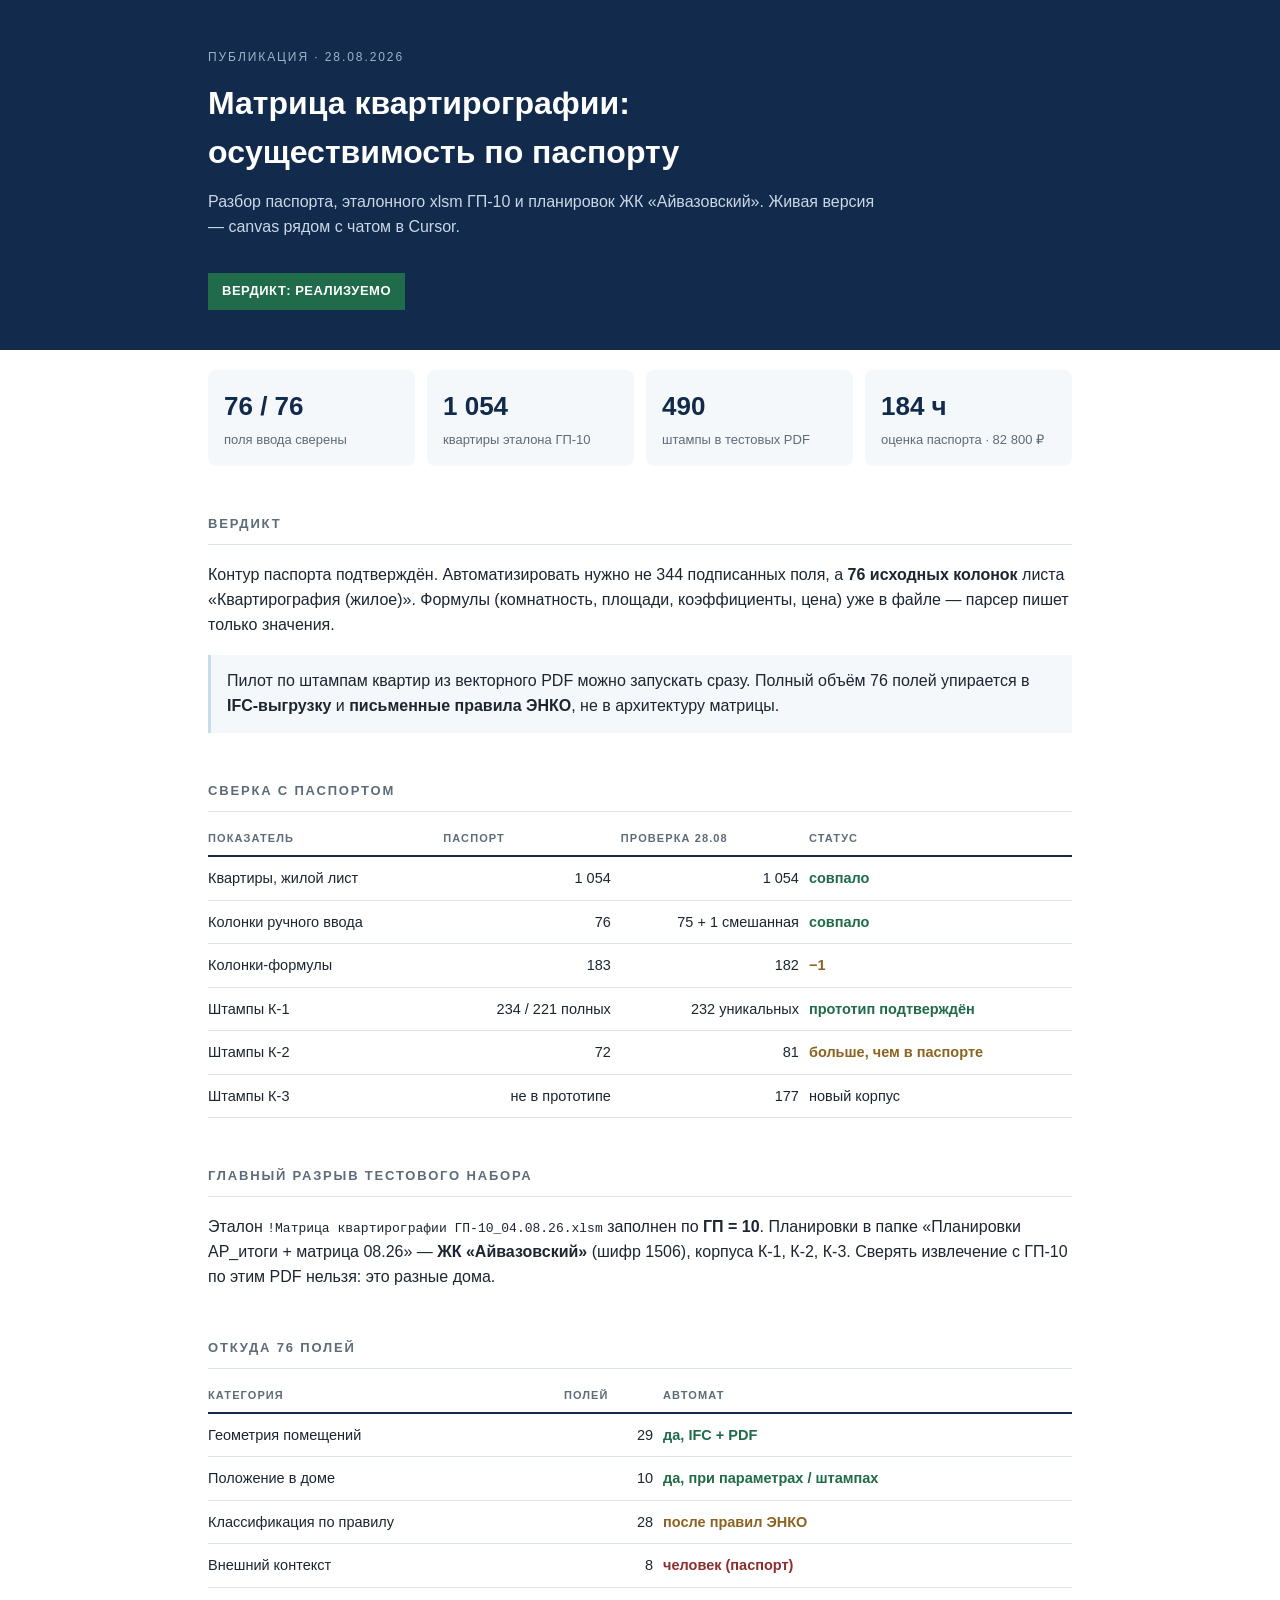
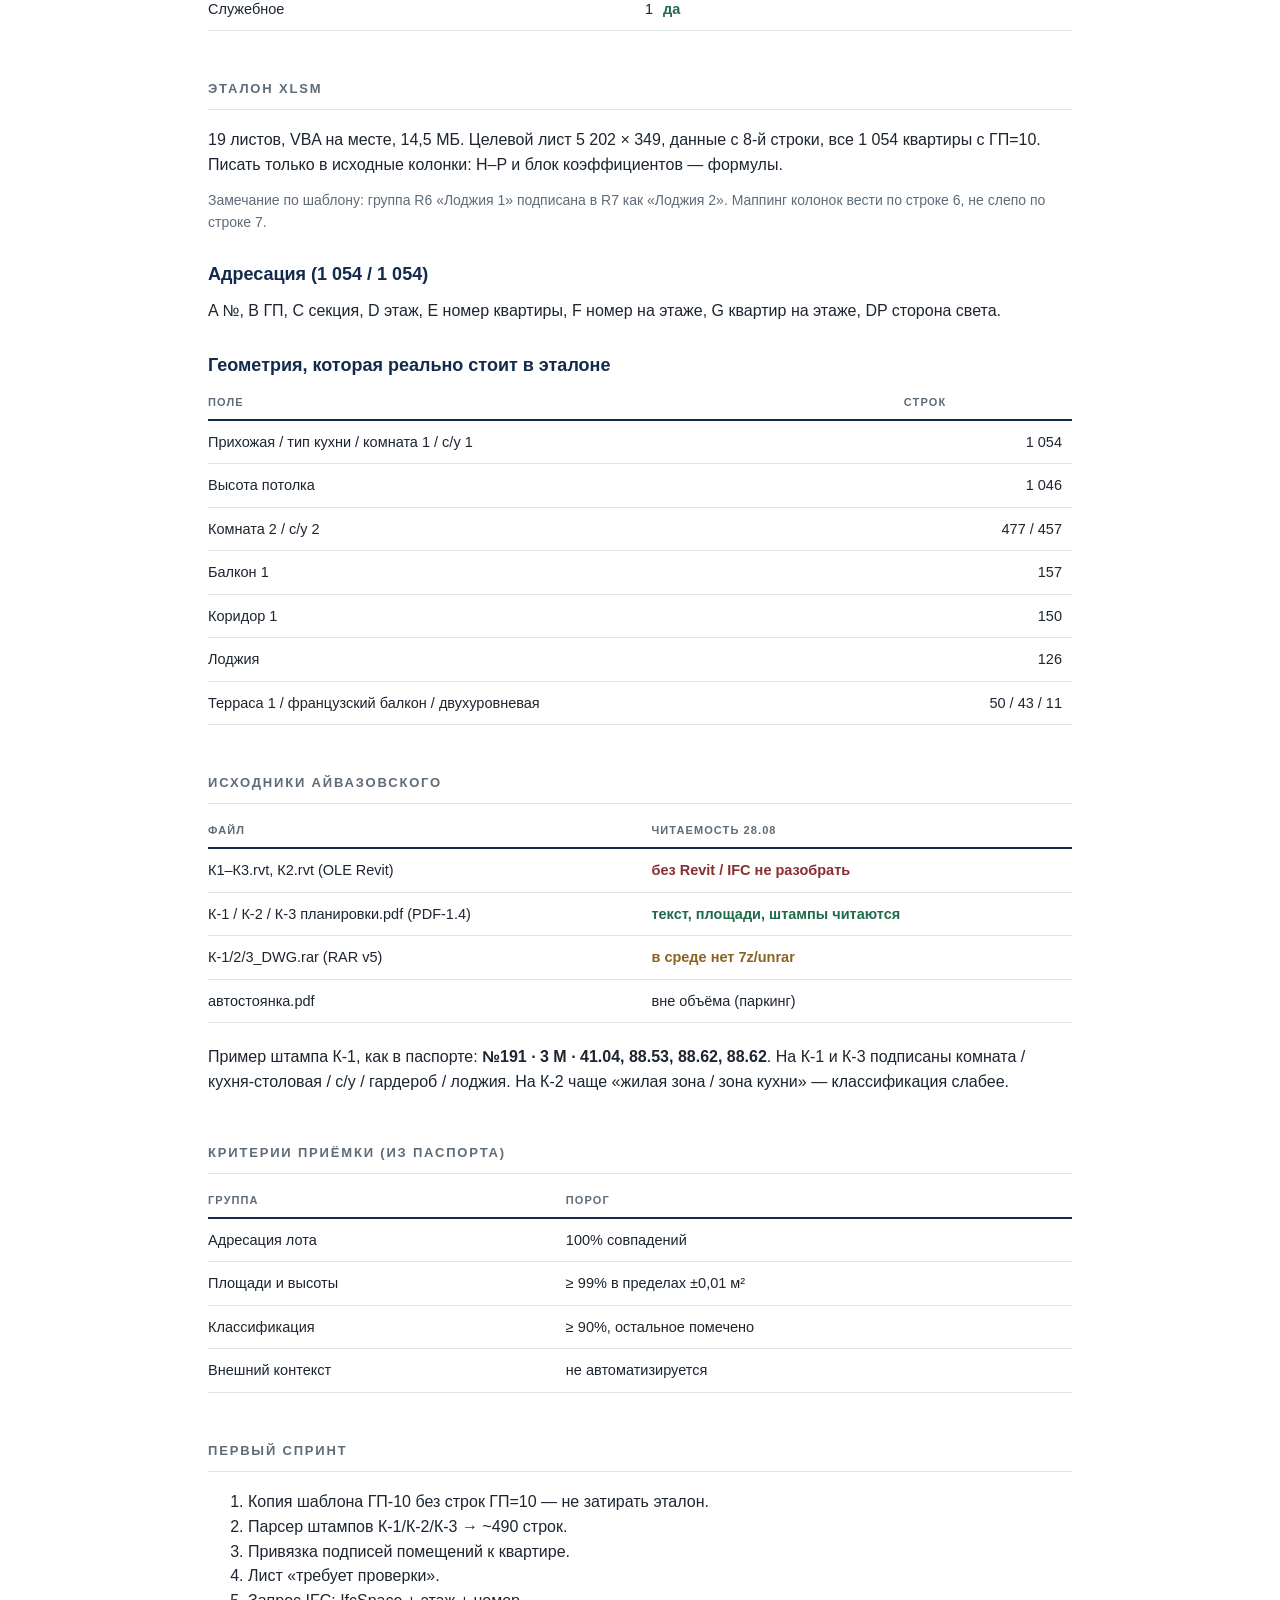
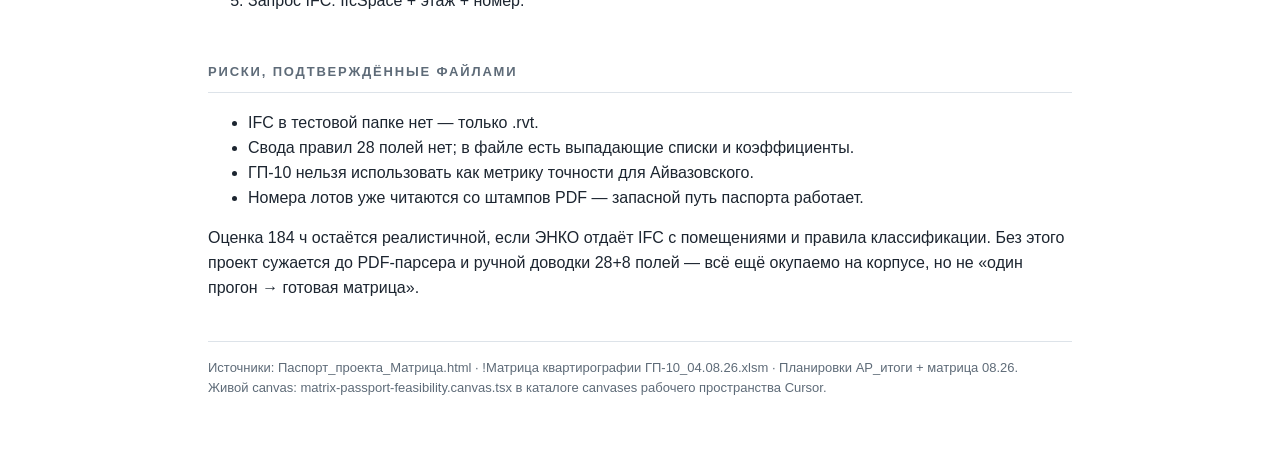
<file: publish/паспорт-осуществимость.html>
<!DOCTYPE html>
<html lang="ru">
<head>
  <meta charset="utf-8">
  <meta name="viewport" content="width=device-width, initial-scale=1">
  <title>Осуществимость — Матрица квартирографии</title>
  <style>
    :root { --navy:#122A4B; --ink:#1c2530; --muted:#5E6B78; --line:#DDE3E9; --soft:#F5F8FA; --ok:#1F6B4A; --warn:#8A6420; --bad:#8B2E2E; }
    * { box-sizing: border-box; }
    body { margin: 0; font-family: -apple-system, BlinkMacSystemFont, "Segoe UI", Roboto, Arial, sans-serif; color: var(--ink); line-height: 1.55; }
    header { background: var(--navy); color: #fff; padding: 48px 28px 40px; }
    .wrap { max-width: 920px; margin: 0 auto; padding: 0 28px 72px; }
    header .wrap { padding-bottom: 0; }
    .eyebrow { font-size: 12px; letter-spacing: .16em; text-transform: uppercase; color: #9BB4CC; margin: 0 0 12px; }
    h1 { font-size: 32px; margin: 0 0 12px; font-weight: 600; }
    .lede { color: #C9D8E6; max-width: 680px; }
    .verdict { display: inline-block; margin-top: 22px; padding: 8px 14px; background: #1F6B4A; color: #fff; font-weight: 700; letter-spacing: .04em; font-size: 13px; }
    h2 { font-size: 13px; letter-spacing: .14em; text-transform: uppercase; color: var(--muted); border-bottom: 1px solid var(--line); padding-bottom: 10px; margin: 48px 0 18px; }
    h3 { font-size: 18px; color: var(--navy); margin: 28px 0 10px; }
    p { margin: 0 0 12px; }
    .muted { color: var(--muted); font-size: 14px; }
    .cards { display: grid; grid-template-columns: repeat(auto-fit, minmax(160px, 1fr)); gap: 12px; margin: 20px 0; }
    .card { background: var(--soft); padding: 16px; border-radius: 8px; }
    .card .n { font-size: 26px; font-weight: 700; color: var(--navy); }
    .card .l { font-size: 13px; color: var(--muted); margin-top: 4px; }
    table { width: 100%; border-collapse: collapse; font-size: 14.5px; margin: 14px 0 22px; }
    th { text-align: left; font-size: 11px; letter-spacing: .1em; text-transform: uppercase; color: var(--muted); border-bottom: 2px solid var(--navy); padding: 0 10px 8px 0; }
    td { padding: 10px 10px 10px 0; border-bottom: 1px solid var(--line); vertical-align: top; }
    td.r { text-align: right; font-variant-numeric: tabular-nums; }
    .ok { color: var(--ok); font-weight: 600; }
    .warn { color: var(--warn); font-weight: 600; }
    .bad { color: var(--bad); font-weight: 600; }
    .note { background: var(--soft); border-left: 3px solid #C6DCEA; padding: 14px 16px; margin: 18px 0; }
    footer { margin-top: 40px; padding-top: 16px; border-top: 1px solid var(--line); font-size: 13px; color: var(--muted); }
  </style>
</head>
<body>
<header><div class="wrap">
  <p class="eyebrow">Публикация · 28.08.2026</p>
  <h1>Матрица квартирографии:<br>осуществимость по паспорту</h1>
  <p class="lede">Разбор паспорта, эталонного xlsm ГП-10 и планировок ЖК «Айвазовский». Живая версия — canvas рядом с чатом в Cursor.</p>
  <div class="verdict">ВЕРДИКТ: РЕАЛИЗУЕМО</div>
</div></header>
<div class="wrap">

  <div class="cards">
    <div class="card"><div class="n">76 / 76</div><div class="l">поля ввода сверены</div></div>
    <div class="card"><div class="n">1 054</div><div class="l">квартиры эталона ГП-10</div></div>
    <div class="card"><div class="n">490</div><div class="l">штампы в тестовых PDF</div></div>
    <div class="card"><div class="n">184 ч</div><div class="l">оценка паспорта · 82 800 ₽</div></div>
  </div>

  <h2>Вердикт</h2>
  <p>Контур паспорта подтверждён. Автоматизировать нужно не 344 подписанных поля, а <b>76 исходных колонок</b> листа «Квартирография (жилое)». Формулы (комнатность, площади, коэффициенты, цена) уже в файле — парсер пишет только значения.</p>
  <div class="note">Пилот по штампам квартир из векторного PDF можно запускать сразу. Полный объём 76 полей упирается в <b>IFC-выгрузку</b> и <b>письменные правила ЭНКО</b>, не в архитектуру матрицы.</div>

  <h2>Сверка с паспортом</h2>
  <table>
    <thead><tr><th>Показатель</th><th class="r">Паспорт</th><th class="r">Проверка 28.08</th><th>Статус</th></tr></thead>
    <tbody>
      <tr><td>Квартиры, жилой лист</td><td class="r">1 054</td><td class="r">1 054</td><td class="ok">совпало</td></tr>
      <tr><td>Колонки ручного ввода</td><td class="r">76</td><td class="r">75 + 1 смешанная</td><td class="ok">совпало</td></tr>
      <tr><td>Колонки-формулы</td><td class="r">183</td><td class="r">182</td><td class="warn">−1</td></tr>
      <tr><td>Штампы К-1</td><td class="r">234 / 221 полных</td><td class="r">232 уникальных</td><td class="ok">прототип подтверждён</td></tr>
      <tr><td>Штампы К-2</td><td class="r">72</td><td class="r">81</td><td class="warn">больше, чем в паспорте</td></tr>
      <tr><td>Штампы К-3</td><td class="r">не в прототипе</td><td class="r">177</td><td>новый корпус</td></tr>
    </tbody>
  </table>

  <h2>Главный разрыв тестового набора</h2>
  <p>Эталон <code>!Матрица квартирографии ГП-10_04.08.26.xlsm</code> заполнен по <b>ГП = 10</b>. Планировки в папке «Планировки АР_итоги + матрица 08.26» — <b>ЖК «Айвазовский»</b> (шифр 1506), корпуса К-1, К-2, К-3. Сверять извлечение с ГП-10 по этим PDF нельзя: это разные дома.</p>

  <h2>Откуда 76 полей</h2>
  <table>
    <thead><tr><th>Категория</th><th class="r">Полей</th><th>Автомат</th></tr></thead>
    <tbody>
      <tr><td>Геометрия помещений</td><td class="r">29</td><td class="ok">да, IFC + PDF</td></tr>
      <tr><td>Положение в доме</td><td class="r">10</td><td class="ok">да, при параметрах / штампах</td></tr>
      <tr><td>Классификация по правилу</td><td class="r">28</td><td class="warn">после правил ЭНКО</td></tr>
      <tr><td>Внешний контекст</td><td class="r">8</td><td class="bad">человек (паспорт)</td></tr>
      <tr><td>Служебное</td><td class="r">1</td><td class="ok">да</td></tr>
    </tbody>
  </table>

  <h2>Эталон xlsm</h2>
  <p>19 листов, VBA на месте, 14,5 МБ. Целевой лист 5 202 × 349, данные с 8-й строки, все 1 054 квартиры с ГП=10. Писать только в исходные колонки: H–P и блок коэффициентов — формулы.</p>
  <p class="muted">Замечание по шаблону: группа R6 «Лоджия 1» подписана в R7 как «Лоджия 2». Маппинг колонок вести по строке 6, не слепо по строке 7.</p>

  <h3>Адресация (1 054 / 1 054)</h3>
  <p>A №, B ГП, C секция, D этаж, E номер квартиры, F номер на этаже, G квартир на этаже, DP сторона света.</p>

  <h3>Геометрия, которая реально стоит в эталоне</h3>
  <table>
    <thead><tr><th>Поле</th><th class="r">Строк</th></tr></thead>
    <tbody>
      <tr><td>Прихожая / тип кухни / комната 1 / с/у 1</td><td class="r">1 054</td></tr>
      <tr><td>Высота потолка</td><td class="r">1 046</td></tr>
      <tr><td>Комната 2 / с/у 2</td><td class="r">477 / 457</td></tr>
      <tr><td>Балкон 1</td><td class="r">157</td></tr>
      <tr><td>Коридор 1</td><td class="r">150</td></tr>
      <tr><td>Лоджия</td><td class="r">126</td></tr>
      <tr><td>Терраса 1 / французский балкон / двухуровневая</td><td class="r">50 / 43 / 11</td></tr>
    </tbody>
  </table>

  <h2>Исходники Айвазовского</h2>
  <table>
    <thead><tr><th>Файл</th><th>Читаемость 28.08</th></tr></thead>
    <tbody>
      <tr><td>К1–К3.rvt, К2.rvt (OLE Revit)</td><td class="bad">без Revit / IFC не разобрать</td></tr>
      <tr><td>К-1 / К-2 / К-3 планировки.pdf (PDF-1.4)</td><td class="ok">текст, площади, штампы читаются</td></tr>
      <tr><td>К-1/2/3_DWG.rar (RAR v5)</td><td class="warn">в среде нет 7z/unrar</td></tr>
      <tr><td>автостоянка.pdf</td><td>вне объёма (паркинг)</td></tr>
    </tbody>
  </table>
  <p>Пример штампа К-1, как в паспорте: <b>№191 · 3 M · 41.04, 88.53, 88.62, 88.62</b>. На К-1 и К-3 подписаны комната / кухня-столовая / с/у / гардероб / лоджия. На К-2 чаще «жилая зона / зона кухни» — классификация слабее.</p>

  <h2>Критерии приёмки (из паспорта)</h2>
  <table>
    <thead><tr><th>Группа</th><th>Порог</th></tr></thead>
    <tbody>
      <tr><td>Адресация лота</td><td>100% совпадений</td></tr>
      <tr><td>Площади и высоты</td><td>≥ 99% в пределах ±0,01 м²</td></tr>
      <tr><td>Классификация</td><td>≥ 90%, остальное помечено</td></tr>
      <tr><td>Внешний контекст</td><td>не автоматизируется</td></tr>
    </tbody>
  </table>

  <h2>Первый спринт</h2>
  <ol>
    <li>Копия шаблона ГП-10 без строк ГП=10 — не затирать эталон.</li>
    <li>Парсер штампов К-1/К-2/К-3 → ~490 строк.</li>
    <li>Привязка подписей помещений к квартире.</li>
    <li>Лист «требует проверки».</li>
    <li>Запрос IFC: IfcSpace + этаж + номер.</li>
  </ol>

  <h2>Риски, подтверждённые файлами</h2>
  <ul>
    <li>IFC в тестовой папке нет — только .rvt.</li>
    <li>Свода правил 28 полей нет; в файле есть выпадающие списки и коэффициенты.</li>
    <li>ГП-10 нельзя использовать как метрику точности для Айвазовского.</li>
    <li>Номера лотов уже читаются со штампов PDF — запасной путь паспорта работает.</li>
  </ul>

  <p>Оценка 184 ч остаётся реалистичной, если ЭНКО отдаёт IFC с помещениями и правила классификации. Без этого проект сужается до PDF-парсера и ручной доводки 28+8 полей — всё ещё окупаемо на корпусе, но не «один прогон → готовая матрица».</p>

  <footer>
    Источники: Паспорт_проекта_Матрица.html · !Матрица квартирографии ГП-10_04.08.26.xlsm · Планировки АР_итоги + матрица 08.26.<br>
    Живой canvas: matrix-passport-feasibility.canvas.tsx в каталоге canvases рабочего пространства Cursor.
  </footer>
</div>
</body>
</html>
</file>
